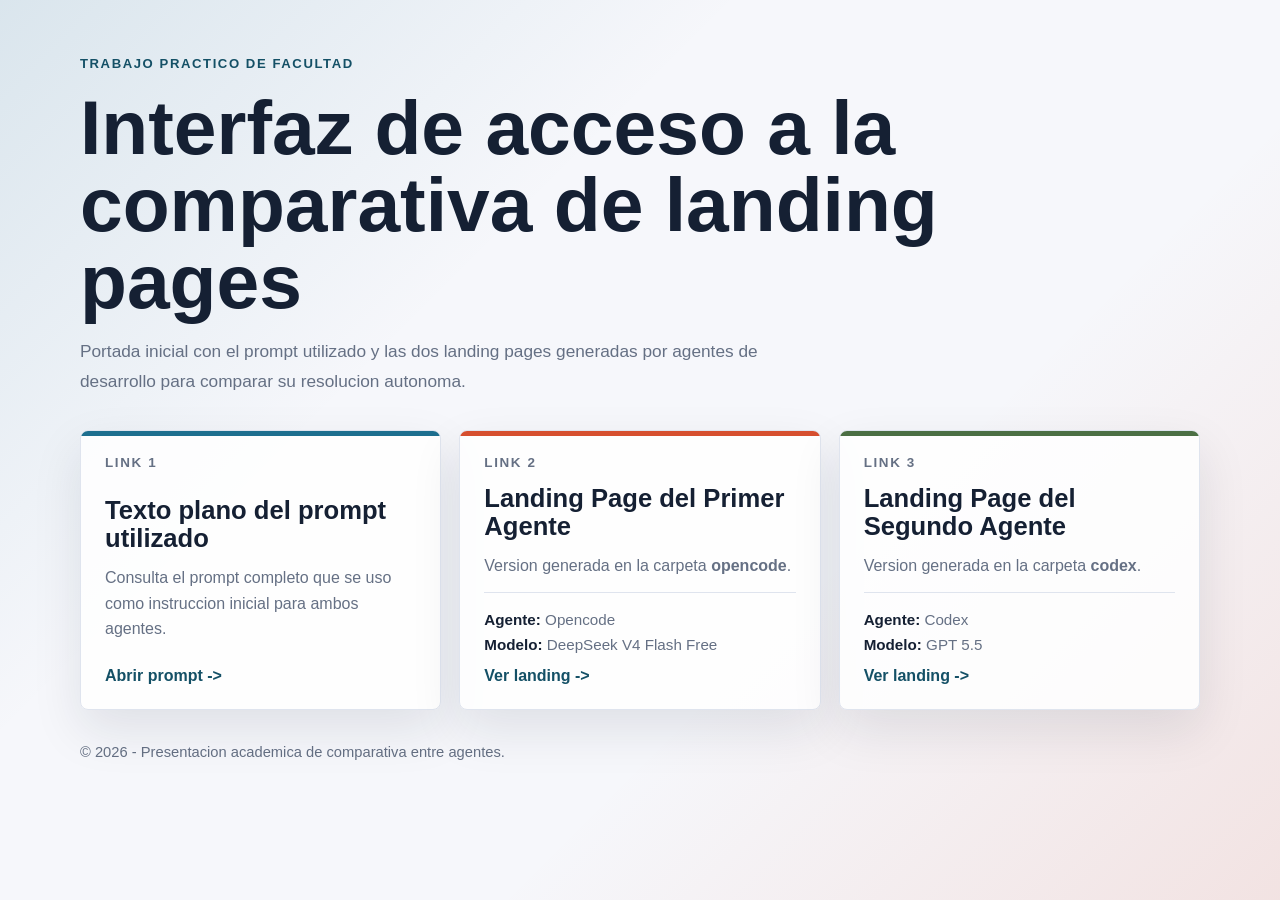
<file: index.html>
<!DOCTYPE html>
<html lang="es">
  <head>
    <meta charset="UTF-8" />
    <meta name="viewport" content="width=device-width, initial-scale=1.0" />
    <meta
      name="description"
      content="Portada de acceso al prompt y a las landing pages generadas por dos agentes."
    />
    <title>Acceso | Comparativa de Agentes</title>
    <link rel="stylesheet" href="styles.css" />
  </head>
  <body>
    <main>
      <section class="hero" aria-labelledby="page-title">
        <p class="eyebrow">Trabajo practico de facultad</p>
        <h1 id="page-title">Interfaz de acceso a la comparativa de landing pages</h1>
        <p class="intro">
          Portada inicial con el prompt utilizado y las dos landing pages generadas por agentes de
          desarrollo para comparar su resolucion autonoma.
        </p>
      </section>

      <section class="access-grid" aria-label="Accesos directos">
        <a class="access-card" href="prompt.html">
          <span class="card-number">Link 1</span>
          <span class="card-copy">
            <h2>Texto plano del prompt utilizado</h2>
            <p>Consulta el prompt completo que se uso como instruccion inicial para ambos agentes.</p>
          </span>
          <span class="card-action">Abrir prompt -></span>
        </a>

        <a class="access-card" href="opencode/index.html">
          <span class="card-number">Link 2</span>
          <span class="card-copy">
            <h2>Landing Page del Primer Agente</h2>
            <p>Version generada en la carpeta <strong>opencode</strong>.</p>
          </span>
          <span class="card-meta">
            <span><strong>Agente:</strong> Opencode</span>
            <span><strong>Modelo:</strong> DeepSeek V4 Flash Free</span>
          </span>
          <span class="card-action">Ver landing -></span>
        </a>

        <a class="access-card" href="codex/index.html">
          <span class="card-number">Link 3</span>
          <span class="card-copy">
            <h2>Landing Page del Segundo Agente</h2>
            <p>Version generada en la carpeta <strong>codex</strong>.</p>
          </span>
          <span class="card-meta">
            <span><strong>Agente:</strong> Codex</span>
            <span><strong>Modelo:</strong> GPT 5.5</span>
          </span>
          <span class="card-action">Ver landing -></span>
        </a>
      </section>

      <footer>
        <p>&copy; 2026 - Presentacion academica de comparativa entre agentes.</p>
      </footer>
    </main>
  </body>
</html>
</file>
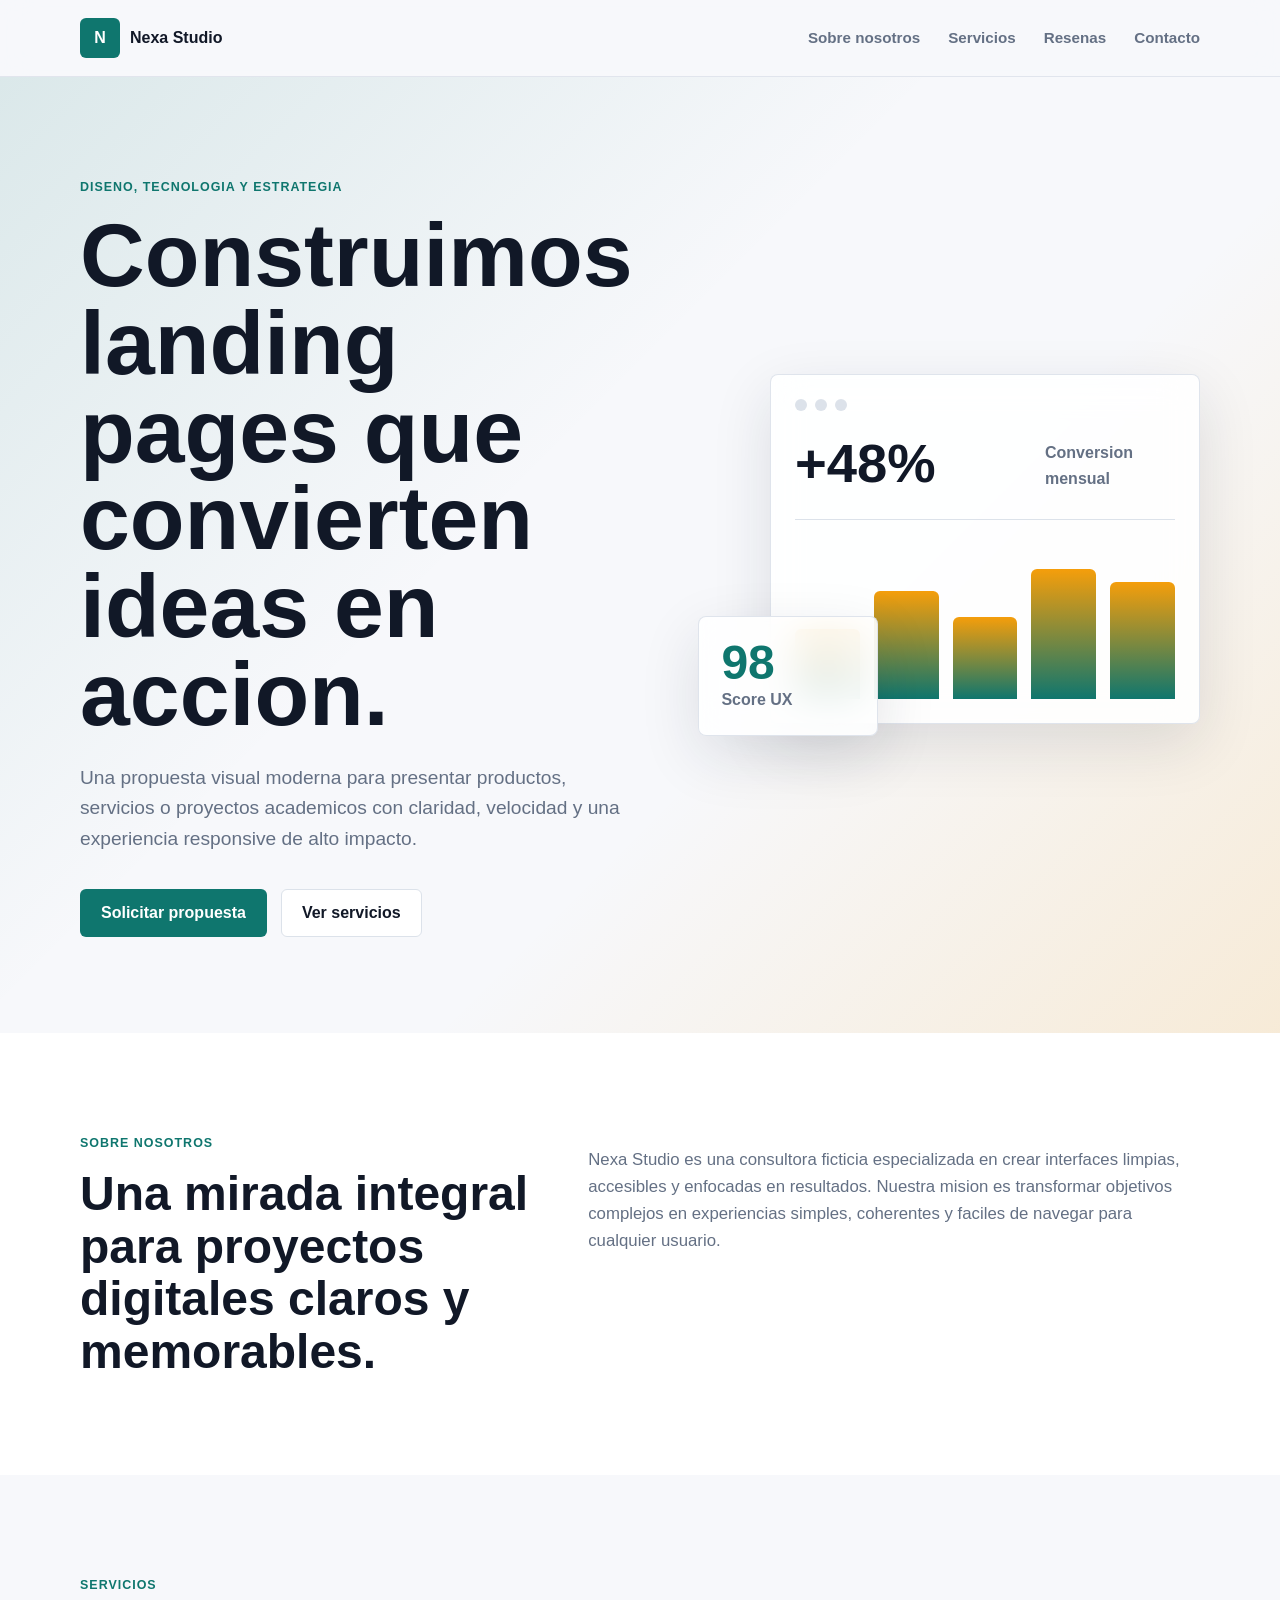
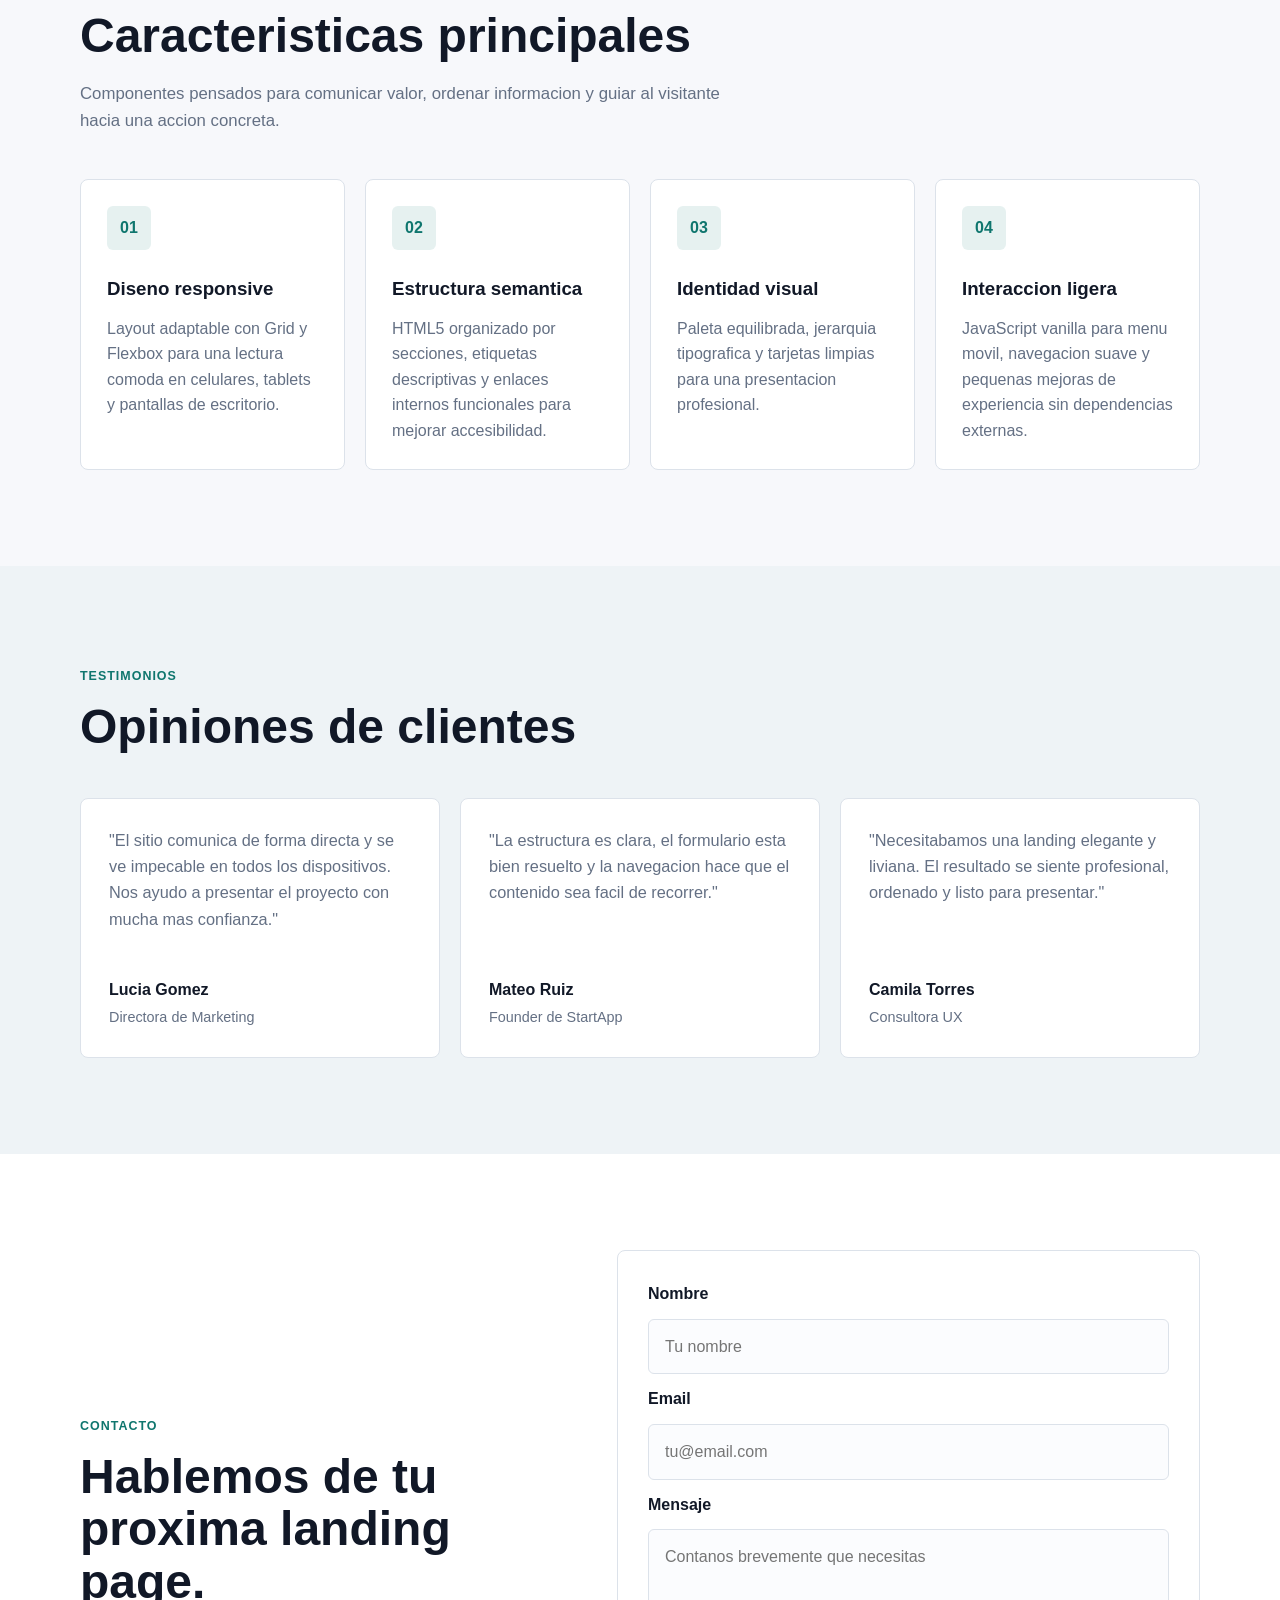
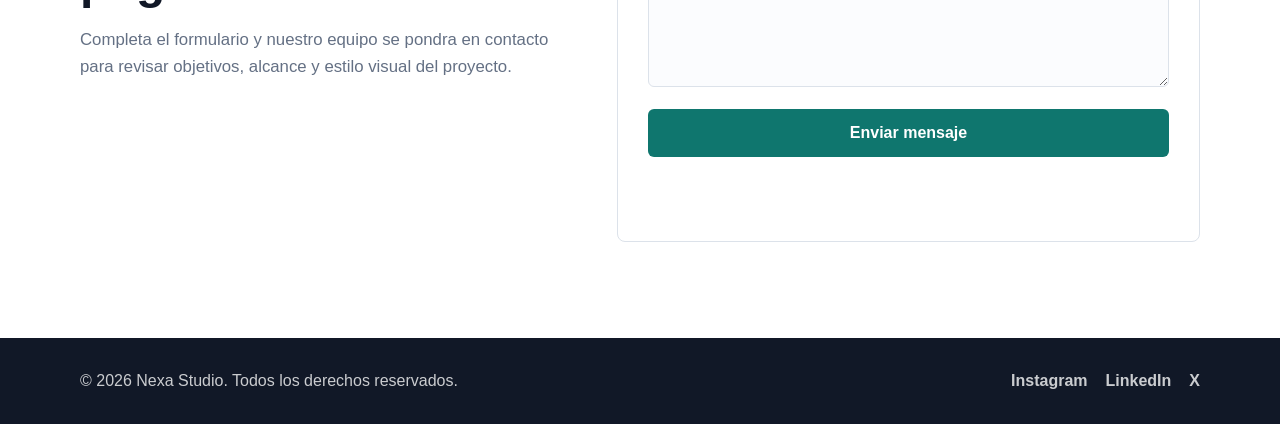
<file: codex/index.html>
<!DOCTYPE html>
<html lang="es">
  <head>
    <meta charset="UTF-8" />
    <meta name="viewport" content="width=device-width, initial-scale=1.0" />
    <meta
      name="description"
      content="Landing page profesional y responsive para una consultora digital ficticia."
    />
    <title>Nexa Studio | Experiencias digitales</title>
    <link rel="stylesheet" href="styles.css" />
  </head>
  <body>
    <header class="site-header" id="inicio">
      <nav class="navbar container" aria-label="Navegacion principal">
        <a class="brand" href="#inicio" aria-label="Ir al inicio">
          <span class="brand__mark">N</span>
          <span class="brand__text">Nexa Studio</span>
        </a>

        <button
          class="nav-toggle"
          type="button"
          aria-label="Abrir menu de navegacion"
          aria-expanded="false"
          aria-controls="primary-menu"
        >
          <span></span>
          <span></span>
          <span></span>
        </button>

        <ul class="nav-menu" id="primary-menu">
          <li><a href="#sobre-nosotros">Sobre nosotros</a></li>
          <li><a href="#servicios">Servicios</a></li>
          <li><a href="#testimonios">Resenas</a></li>
          <li><a href="#contacto">Contacto</a></li>
        </ul>
      </nav>
    </header>

    <main>
      <section class="hero section">
        <div class="container hero__grid">
          <div class="hero__content">
            <span class="section-kicker">Diseno, tecnologia y estrategia</span>
            <h1>Construimos landing pages que convierten ideas en accion.</h1>
            <p>
              Una propuesta visual moderna para presentar productos, servicios
              o proyectos academicos con claridad, velocidad y una experiencia
              responsive de alto impacto.
            </p>
            <div class="hero__actions">
              <a class="button button--primary" href="#contacto">Solicitar propuesta</a>
              <a class="button button--secondary" href="#servicios">Ver servicios</a>
            </div>
          </div>

          <div class="hero__visual" aria-hidden="true">
            <div class="dashboard-card dashboard-card--main">
              <div class="dashboard-card__header">
                <span></span>
                <span></span>
                <span></span>
              </div>
              <div class="metric-row">
                <strong>+48%</strong>
                <span>Conversion mensual</span>
              </div>
              <div class="chart-bars">
                <span style="height: 44%"></span>
                <span style="height: 68%"></span>
                <span style="height: 52%"></span>
                <span style="height: 82%"></span>
                <span style="height: 74%"></span>
              </div>
            </div>
            <div class="dashboard-card dashboard-card--small">
              <strong>98</strong>
              <span>Score UX</span>
            </div>
          </div>
        </div>
      </section>

      <section class="section about" id="sobre-nosotros">
        <div class="container about__grid">
          <div>
            <span class="section-kicker">Sobre nosotros</span>
            <h2>Una mirada integral para proyectos digitales claros y memorables.</h2>
          </div>
          <p>
            Nexa Studio es una consultora ficticia especializada en crear
            interfaces limpias, accesibles y enfocadas en resultados. Nuestra
            mision es transformar objetivos complejos en experiencias simples,
            coherentes y faciles de navegar para cualquier usuario.
          </p>
        </div>
      </section>

      <section class="section services" id="servicios">
        <div class="container">
          <div class="section-heading">
            <span class="section-kicker">Servicios</span>
            <h2>Caracteristicas principales</h2>
            <p>
              Componentes pensados para comunicar valor, ordenar informacion y
              guiar al visitante hacia una accion concreta.
            </p>
          </div>

          <div class="cards-grid">
            <article class="feature-card">
              <div class="feature-card__icon">01</div>
              <h3>Diseno responsive</h3>
              <p>
                Layout adaptable con Grid y Flexbox para una lectura comoda en
                celulares, tablets y pantallas de escritorio.
              </p>
            </article>

            <article class="feature-card">
              <div class="feature-card__icon">02</div>
              <h3>Estructura semantica</h3>
              <p>
                HTML5 organizado por secciones, etiquetas descriptivas y enlaces
                internos funcionales para mejorar accesibilidad.
              </p>
            </article>

            <article class="feature-card">
              <div class="feature-card__icon">03</div>
              <h3>Identidad visual</h3>
              <p>
                Paleta equilibrada, jerarquia tipografica y tarjetas limpias
                para una presentacion profesional.
              </p>
            </article>

            <article class="feature-card">
              <div class="feature-card__icon">04</div>
              <h3>Interaccion ligera</h3>
              <p>
                JavaScript vanilla para menu movil, navegacion suave y pequenas
                mejoras de experiencia sin dependencias externas.
              </p>
            </article>
          </div>
        </div>
      </section>

      <section class="section testimonials" id="testimonios">
        <div class="container">
          <div class="section-heading">
            <span class="section-kicker">Testimonios</span>
            <h2>Opiniones de clientes</h2>
          </div>

          <div class="testimonial-list">
            <article class="testimonial-card">
              <p>
                "El sitio comunica de forma directa y se ve impecable en todos
                los dispositivos. Nos ayudo a presentar el proyecto con mucha
                mas confianza."
              </p>
              <div>
                <strong>Lucia Gomez</strong>
                <span>Directora de Marketing</span>
              </div>
            </article>

            <article class="testimonial-card">
              <p>
                "La estructura es clara, el formulario esta bien resuelto y la
                navegacion hace que el contenido sea facil de recorrer."
              </p>
              <div>
                <strong>Mateo Ruiz</strong>
                <span>Founder de StartApp</span>
              </div>
            </article>

            <article class="testimonial-card">
              <p>
                "Necesitabamos una landing elegante y liviana. El resultado se
                siente profesional, ordenado y listo para presentar."
              </p>
              <div>
                <strong>Camila Torres</strong>
                <span>Consultora UX</span>
              </div>
            </article>
          </div>
        </div>
      </section>

      <section class="section contact" id="contacto">
        <div class="container contact__grid">
          <div class="contact__content">
            <span class="section-kicker">Contacto</span>
            <h2>Hablemos de tu proxima landing page.</h2>
            <p>
              Completa el formulario y nuestro equipo se pondra en contacto para
              revisar objetivos, alcance y estilo visual del proyecto.
            </p>
          </div>

          <form class="contact-form" aria-label="Formulario de contacto">
            <label for="name">Nombre</label>
            <input id="name" name="name" type="text" placeholder="Tu nombre" required />

            <label for="email">Email</label>
            <input id="email" name="email" type="email" placeholder="tu@email.com" required />

            <label for="message">Mensaje</label>
            <textarea
              id="message"
              name="message"
              rows="5"
              placeholder="Contanos brevemente que necesitas"
              required
            ></textarea>

            <button class="button button--primary" type="submit">Enviar mensaje</button>
            <p class="form-status" role="status" aria-live="polite"></p>
          </form>
        </div>
      </section>
    </main>

    <footer class="site-footer">
      <div class="container footer__grid">
        <p>&copy; 2026 Nexa Studio. Todos los derechos reservados.</p>
        <ul class="social-links" aria-label="Redes sociales">
          <li><a href="#" aria-label="Instagram">Instagram</a></li>
          <li><a href="#" aria-label="LinkedIn">LinkedIn</a></li>
          <li><a href="#" aria-label="X">X</a></li>
        </ul>
      </div>
    </footer>

    <script src="script.js"></script>
  </body>
</html>
</file>
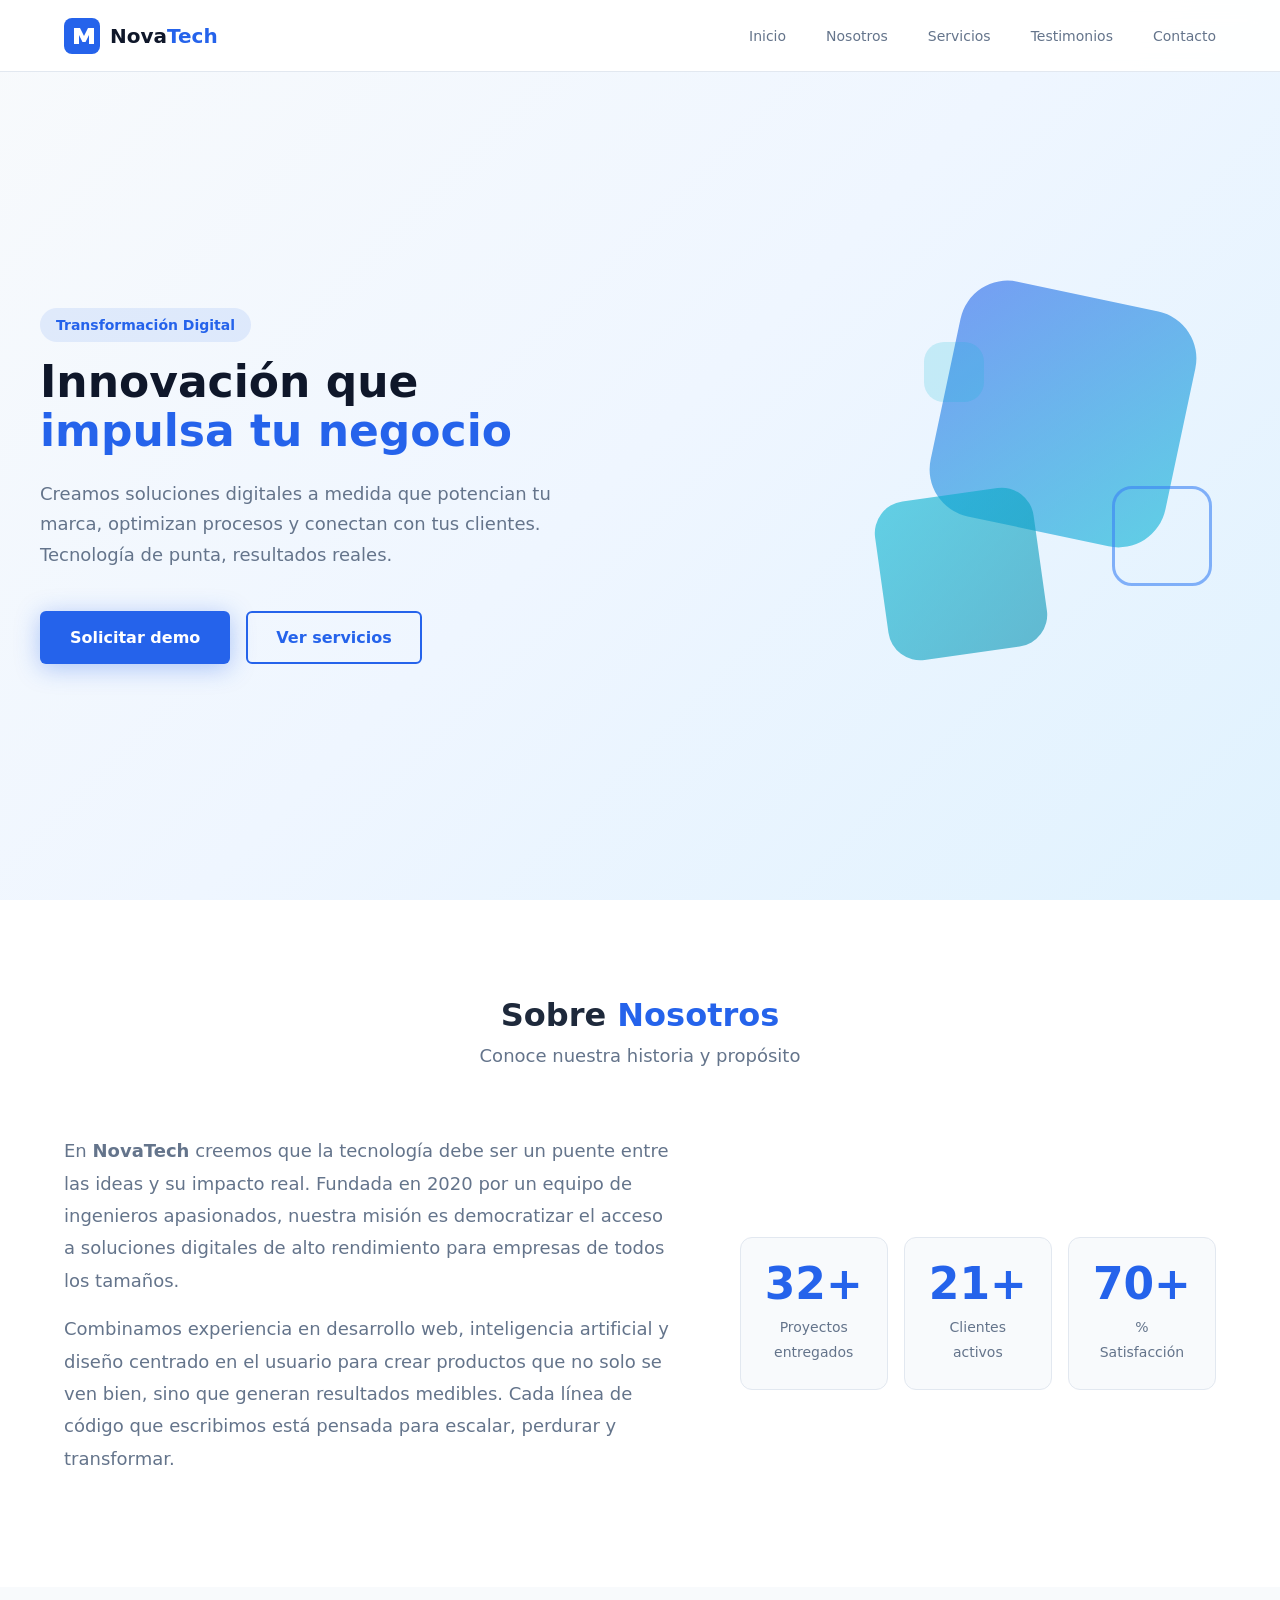
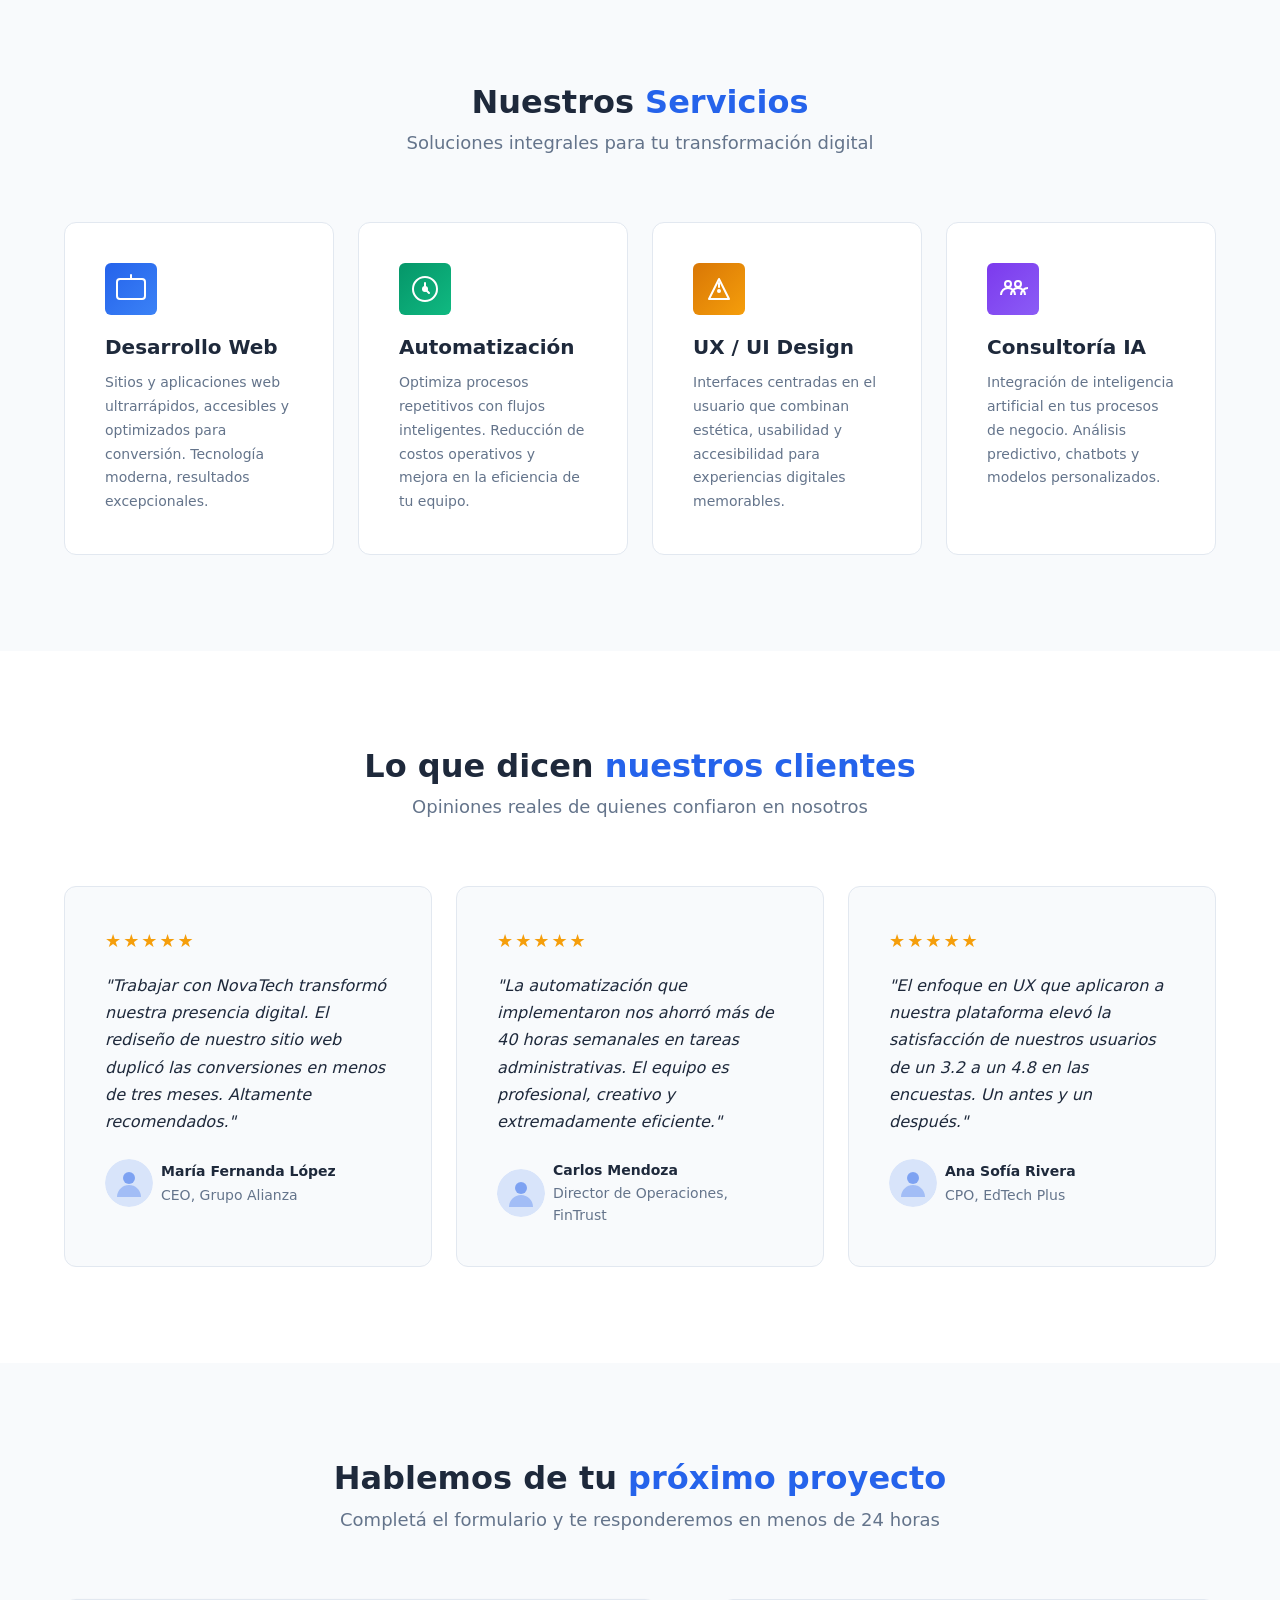
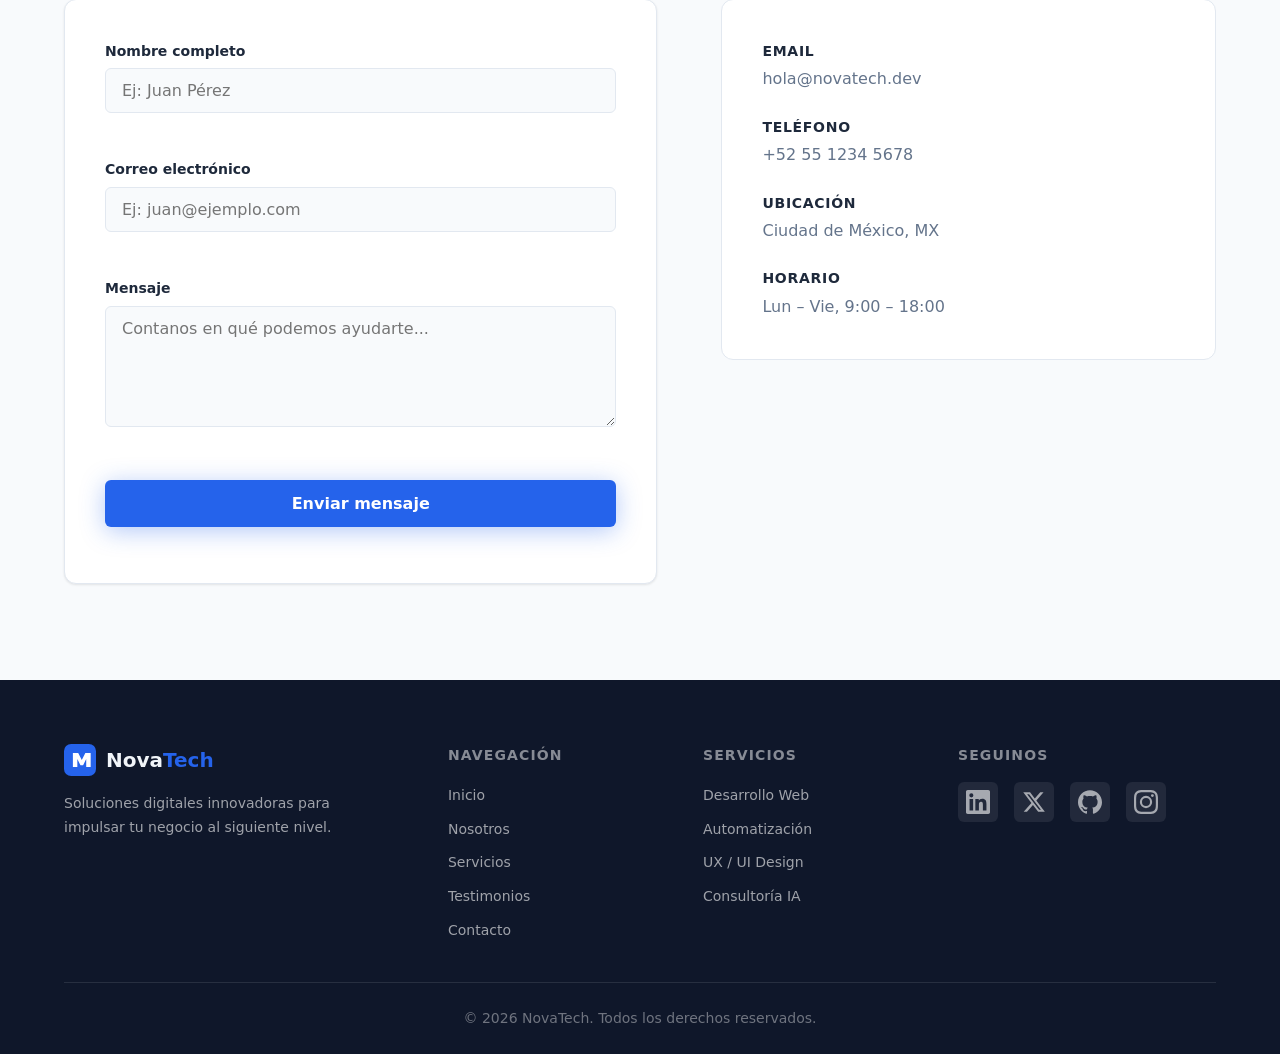
<file: opencode/index.html>
<!DOCTYPE html>
<html lang="es">
<head>
  <meta charset="UTF-8">
  <meta name="viewport" content="width=device-width, initial-scale=1.0">
  <meta name="description" content="NovaTech — Soluciones digitales innovadoras para impulsar tu negocio al siguiente nivel.">
  <title>NovaTech — Innovación Digital</title>
  <link rel="stylesheet" href="styles.css">
</head>
<body>
  <header class="header">
    <div class="container header__inner">
      <a href="#" class="logo" aria-label="NovaTech inicio">
        <svg class="logo__icon" width="36" height="36" viewBox="0 0 36 36" fill="none">
          <rect width="36" height="36" rx="8" fill="#2563eb"/>
          <path d="M10 26V10h6l4 8 4-8h6v16h-5V17l-3.5 7h-3L15 17v9h-5z" fill="#fff"/>
        </svg>
        <span class="logo__text">Nova<span class="logo__accent">Tech</span></span>
      </a>

      <nav class="nav" id="nav" aria-label="Navegación principal">
        <ul class="nav__list">
          <li><a href="#hero" class="nav__link">Inicio</a></li>
          <li><a href="#about" class="nav__link">Nosotros</a></li>
          <li><a href="#services" class="nav__link">Servicios</a></li>
          <li><a href="#testimonials" class="nav__link">Testimonios</a></li>
          <li><a href="#contact" class="nav__link">Contacto</a></li>
        </ul>
      </nav>

      <button class="hamburger" id="hamburger" aria-label="Abrir menú" aria-expanded="false">
        <span class="hamburger__line"></span>
        <span class="hamburger__line"></span>
        <span class="hamburger__line"></span>
      </button>
    </div>
  </header>

  <main>
    <section class="hero" id="hero">
      <div class="container hero__grid">
        <div class="hero__content">
          <p class="hero__badge">Transformación Digital</p>
          <h1 class="hero__title">Innovación que<br><span class="text-accent">impulsa tu negocio</span></h1>
          <p class="hero__description">
            Creamos soluciones digitales a medida que potencian tu marca, optimizan procesos y conectan
            con tus clientes. Tecnología de punta, resultados reales.
          </p>
          <div class="hero__actions">
            <a href="#contact" class="btn btn--primary">Solicitar demo</a>
            <a href="#services" class="btn btn--outline">Ver servicios</a>
          </div>
        </div>
        <div class="hero__visual" aria-hidden="true">
          <div class="hero__shape hero__shape--1"></div>
          <div class="hero__shape hero__shape--2"></div>
          <div class="hero__shape hero__shape--3"></div>
          <div class="hero__shape hero__shape--4"></div>
        </div>
      </div>
    </section>

    <section class="about" id="about">
      <div class="container">
        <div class="section-header">
          <h2 class="section-header__title">Sobre <span class="text-accent">Nosotros</span></h2>
          <p class="section-header__subtitle">Conoce nuestra historia y propósito</p>
        </div>
        <div class="about__grid">
          <div class="about__text">
            <p>
              En <strong>NovaTech</strong> creemos que la tecnología debe ser un puente entre las ideas y
              su impacto real. Fundada en 2020 por un equipo de ingenieros apasionados, nuestra misión es
              democratizar el acceso a soluciones digitales de alto rendimiento para empresas de todos los
              tamaños.
            </p>
            <p>
              Combinamos experiencia en desarrollo web, inteligencia artificial y diseño centrado en el
              usuario para crear productos que no solo se ven bien, sino que generan resultados
              medibles. Cada línea de código que escribimos está pensada para escalar, perdurar y
              transformar.
            </p>
          </div>
          <ul class="about__stats">
            <li class="about__stat">
              <span class="about__stat-number" data-target="45">0</span>
              <span class="about__stat-label">Proyectos entregados</span>
            </li>
            <li class="about__stat">
              <span class="about__stat-number" data-target="30">0</span>
              <span class="about__stat-label">Clientes activos</span>
            </li>
            <li class="about__stat">
              <span class="about__stat-number" data-target="98">0</span>
              <span class="about__stat-label">% Satisfacción</span>
            </li>
          </ul>
        </div>
      </div>
    </section>

    <section class="services" id="services">
      <div class="container">
        <div class="section-header">
          <h2 class="section-header__title">Nuestros <span class="text-accent">Servicios</span></h2>
          <p class="section-header__subtitle">Soluciones integrales para tu transformación digital</p>
        </div>
        <div class="services__grid">
          <article class="card">
            <div class="card__icon card__icon--1" aria-hidden="true">
              <svg width="32" height="32" viewBox="0 0 32 32" fill="none">
                <rect x="2" y="6" width="28" height="20" rx="3" stroke="currentColor" stroke-width="2" fill="none"/>
                <line x1="12" y1="26" x2="20" y2="26" stroke="currentColor" stroke-width="2" stroke-linecap="round"/>
                <line x1="16" y1="6" x2="16" y2="2" stroke="currentColor" stroke-width="2" stroke-linecap="round"/>
              </svg>
            </div>
            <h3 class="card__title">Desarrollo Web</h3>
            <p class="card__text">
              Sitios y aplicaciones web ultrarrápidos, accesibles y optimizados para conversión.
              Tecnología moderna, resultados excepcionales.
            </p>
          </article>
          <article class="card">
            <div class="card__icon card__icon--2" aria-hidden="true">
              <svg width="32" height="32" viewBox="0 0 32 32" fill="none">
                <circle cx="16" cy="16" r="12" stroke="currentColor" stroke-width="2" fill="none"/>
                <path d="M16 10v6l4 4" stroke="currentColor" stroke-width="2" stroke-linecap="round"/>
                <circle cx="16" cy="16" r="3" fill="currentColor"/>
              </svg>
            </div>
            <h3 class="card__title">Automatización</h3>
            <p class="card__text">
              Optimiza procesos repetitivos con flujos inteligentes. Reducción de costos operativos
              y mejora en la eficiencia de tu equipo.
            </p>
          </article>
          <article class="card">
            <div class="card__icon card__icon--3" aria-hidden="true">
              <svg width="32" height="32" viewBox="0 0 32 32" fill="none">
                <path d="M6 26L16 6l10 20H6z" stroke="currentColor" stroke-width="2" stroke-linejoin="round" fill="none"/>
                <circle cx="16" cy="18" r="2" fill="currentColor"/>
                <line x1="16" y1="14" x2="16" y2="10" stroke="currentColor" stroke-width="2" stroke-linecap="round"/>
              </svg>
            </div>
            <h3 class="card__title">UX / UI Design</h3>
            <p class="card__text">
              Interfaces centradas en el usuario que combinan estética, usabilidad y accesibilidad
              para experiencias digitales memorables.
            </p>
          </article>
          <article class="card">
            <div class="card__icon card__icon--4" aria-hidden="true">
              <svg width="32" height="32" viewBox="0 0 32 32" fill="none">
                <path d="M4 22c0-4 3-7 7-7s7 3 7 7" stroke="currentColor" stroke-width="2" fill="none"/>
                <path d="M14 22c0-4 3-7 7-7s7 3 7 7" stroke="currentColor" stroke-width="2" fill="none"/>
                <path d="M24 22c0-4 3-7 7-7" stroke="currentColor" stroke-width="2" fill="none"/>
                <circle cx="11" cy="11" r="3" stroke="currentColor" stroke-width="2" fill="none"/>
                <circle cx="21" cy="11" r="3" stroke="currentColor" stroke-width="2" fill="none"/>
              </svg>
            </div>
            <h3 class="card__title">Consultoría IA</h3>
            <p class="card__text">
              Integración de inteligencia artificial en tus procesos de negocio. Análisis predictivo,
              chatbots y modelos personalizados.
            </p>
          </article>
        </div>
      </div>
    </section>

    <section class="testimonials" id="testimonials">
      <div class="container">
        <div class="section-header">
          <h2 class="section-header__title">Lo que dicen <span class="text-accent">nuestros clientes</span></h2>
          <p class="section-header__subtitle">Opiniones reales de quienes confiaron en nosotros</p>
        </div>
        <div class="testimonials__grid">
          <blockquote class="testimonial">
            <div class="testimonial__stars" aria-label="5 de 5 estrellas">
              <span>★</span><span>★</span><span>★</span><span>★</span><span>★</span>
            </div>
            <p class="testimonial__text">
              "Trabajar con NovaTech transformó nuestra presencia digital. El rediseño de nuestro sitio
              web duplicó las conversiones en menos de tres meses. Altamente recomendados."
            </p>
            <footer class="testimonial__author">
              <img src="data:image/svg+xml,%3Csvg xmlns='http://www.w3.org/2000/svg' width='48' height='48' viewBox='0 0 48 48'%3E%3Ccircle cx='24' cy='24' r='24' fill='%232563eb' opacity='0.15'/%3E%3Ccircle cx='24' cy='19' r='6' fill='%232563eb' opacity='0.5'/%3E%3Cpath d='M12 38c0-6.627 5.373-12 12-12s12 5.373 12 12' fill='%232563eb' opacity='0.3'/%3E%3C/svg%3E"
                   alt="" class="testimonial__avatar" width="48" height="48">
              <cite class="testimonial__name">María Fernanda López</cite>
              <span class="testimonial__role">CEO, Grupo Alianza</span>
            </footer>
          </blockquote>
          <blockquote class="testimonial">
            <div class="testimonial__stars" aria-label="5 de 5 estrellas">
              <span>★</span><span>★</span><span>★</span><span>★</span><span>★</span>
            </div>
            <p class="testimonial__text">
              "La automatización que implementaron nos ahorró más de 40 horas semanales en tareas
              administrativas. El equipo es profesional, creativo y extremadamente eficiente."
            </p>
            <footer class="testimonial__author">
              <img src="data:image/svg+xml,%3Csvg xmlns='http://www.w3.org/2000/svg' width='48' height='48' viewBox='0 0 48 48'%3E%3Ccircle cx='24' cy='24' r='24' fill='%232563eb' opacity='0.15'/%3E%3Ccircle cx='24' cy='19' r='6' fill='%232563eb' opacity='0.5'/%3E%3Cpath d='M12 38c0-6.627 5.373-12 12-12s12 5.373 12 12' fill='%232563eb' opacity='0.3'/%3E%3C/svg%3E"
                   alt="" class="testimonial__avatar" width="48" height="48">
              <cite class="testimonial__name">Carlos Mendoza</cite>
              <span class="testimonial__role">Director de Operaciones, FinTrust</span>
            </footer>
          </blockquote>
          <blockquote class="testimonial">
            <div class="testimonial__stars" aria-label="5 de 5 estrellas">
              <span>★</span><span>★</span><span>★</span><span>★</span><span>★</span>
            </div>
            <p class="testimonial__text">
              "El enfoque en UX que aplicaron a nuestra plataforma elevó la satisfacción de nuestros
              usuarios de un 3.2 a un 4.8 en las encuestas. Un antes y un después."
            </p>
            <footer class="testimonial__author">
              <img src="data:image/svg+xml,%3Csvg xmlns='http://www.w3.org/2000/svg' width='48' height='48' viewBox='0 0 48 48'%3E%3Ccircle cx='24' cy='24' r='24' fill='%232563eb' opacity='0.15'/%3E%3Ccircle cx='24' cy='19' r='6' fill='%232563eb' opacity='0.5'/%3E%3Cpath d='M12 38c0-6.627 5.373-12 12-12s12 5.373 12 12' fill='%232563eb' opacity='0.3'/%3E%3C/svg%3E"
                   alt="" class="testimonial__avatar" width="48" height="48">
              <cite class="testimonial__name">Ana Sofía Rivera</cite>
              <span class="testimonial__role">CPO, EdTech Plus</span>
            </footer>
          </blockquote>
        </div>
      </div>
    </section>

    <section class="contact" id="contact">
      <div class="container">
        <div class="section-header">
          <h2 class="section-header__title">Hablemos de tu <span class="text-accent">próximo proyecto</span></h2>
          <p class="section-header__subtitle">Completá el formulario y te responderemos en menos de 24 horas</p>
        </div>
        <div class="contact__grid">
          <form class="contact__form" id="contactForm" novalidate>
            <div class="form-group">
              <label for="name" class="form-label">Nombre completo</label>
              <input type="text" id="name" name="name" class="form-input" placeholder="Ej: Juan Pérez" required autocomplete="name">
              <span class="form-error" id="nameError"></span>
            </div>
            <div class="form-group">
              <label for="email" class="form-label">Correo electrónico</label>
              <input type="email" id="email" name="email" class="form-input" placeholder="Ej: juan@ejemplo.com" required autocomplete="email">
              <span class="form-error" id="emailError"></span>
            </div>
            <div class="form-group">
              <label for="message" class="form-label">Mensaje</label>
              <textarea id="message" name="message" class="form-input form-input--textarea" placeholder="Contanos en qué podemos ayudarte..." rows="5" required></textarea>
              <span class="form-error" id="messageError"></span>
            </div>
            <button type="submit" class="btn btn--primary btn--full">Enviar mensaje</button>
            <p class="contact__disclaimer" id="formFeedback" aria-live="polite"></p>
          </form>
          <div class="contact__info">
            <div class="contact__info-item">
              <span class="contact__info-label">Email</span>
              <a href="mailto:hola@novatech.dev" class="contact__info-value">hola@novatech.dev</a>
            </div>
            <div class="contact__info-item">
              <span class="contact__info-label">Teléfono</span>
              <a href="tel:+525512345678" class="contact__info-value">+52 55 1234 5678</a>
            </div>
            <div class="contact__info-item">
              <span class="contact__info-label">Ubicación</span>
              <span class="contact__info-value">Ciudad de México, MX</span>
            </div>
            <div class="contact__info-item">
              <span class="contact__info-label">Horario</span>
              <span class="contact__info-value">Lun – Vie, 9:00 – 18:00</span>
            </div>
          </div>
        </div>
      </div>
    </section>
  </main>

  <footer class="footer">
    <div class="container">
      <div class="footer__grid">
        <div class="footer__brand">
          <a href="#" class="logo logo--footer" aria-label="NovaTech inicio">
            <svg class="logo__icon" width="32" height="32" viewBox="0 0 36 36" fill="none">
              <rect width="36" height="36" rx="8" fill="#2563eb"/>
              <path d="M10 26V10h6l4 8 4-8h6v16h-5V17l-3.5 7h-3L15 17v9h-5z" fill="#fff"/>
            </svg>
            <span class="logo__text">Nova<span class="logo__accent">Tech</span></span>
          </a>
          <p class="footer__description">
            Soluciones digitales innovadoras para impulsar tu negocio al siguiente nivel.
          </p>
        </div>
        <div class="footer__links">
          <h3 class="footer__heading">Navegación</h3>
          <ul>
            <li><a href="#hero">Inicio</a></li>
            <li><a href="#about">Nosotros</a></li>
            <li><a href="#services">Servicios</a></li>
            <li><a href="#testimonials">Testimonios</a></li>
            <li><a href="#contact">Contacto</a></li>
          </ul>
        </div>
        <div class="footer__links">
          <h3 class="footer__heading">Servicios</h3>
          <ul>
            <li><a href="#services">Desarrollo Web</a></li>
            <li><a href="#services">Automatización</a></li>
            <li><a href="#services">UX / UI Design</a></li>
            <li><a href="#services">Consultoría IA</a></li>
          </ul>
        </div>
        <div class="footer__social">
          <h3 class="footer__heading">Seguinos</h3>
          <div class="footer__social-icons">
            <a href="#" class="social-link" aria-label="LinkedIn">
              <svg width="24" height="24" viewBox="0 0 24 24" fill="currentColor"><path d="M20.447 20.452h-3.554v-5.569c0-1.328-.027-3.037-1.852-3.037-1.853 0-2.136 1.445-2.136 2.939v5.667H9.351V9h3.414v1.561h.046c.477-.9 1.637-1.85 3.37-1.85 3.601 0 4.267 2.37 4.267 5.455v6.286zM5.337 7.433a2.062 2.062 0 01-2.063-2.065 2.064 2.064 0 112.063 2.065zm1.782 13.019H3.555V9h3.564v11.452zM22.225 0H1.771C.792 0 0 .774 0 1.729v20.542C0 23.227.792 24 1.771 24h20.451C23.2 24 24 23.227 24 22.271V1.729C24 .774 23.2 0 22.222 0h.003z"/></svg>
            </a>
            <a href="#" class="social-link" aria-label="Twitter">
              <svg width="24" height="24" viewBox="0 0 24 24" fill="currentColor"><path d="M18.244 2.25h3.308l-7.227 8.26 8.502 11.24H16.17l-5.214-6.817L4.99 21.75H1.68l7.73-8.835L1.254 2.25H8.08l4.713 6.231zm-1.161 17.52h1.833L7.084 4.126H5.117z"/></svg>
            </a>
            <a href="#" class="social-link" aria-label="GitHub">
              <svg width="24" height="24" viewBox="0 0 24 24" fill="currentColor"><path d="M12 .297c-6.63 0-12 5.373-12 12 0 5.303 3.438 9.8 8.205 11.385.6.113.82-.258.82-.577 0-.285-.01-1.04-.015-2.04-3.338.724-4.042-1.61-4.042-1.61C4.422 18.07 3.633 17.7 3.633 17.7c-1.087-.744.084-.729.084-.729 1.205.084 1.838 1.236 1.838 1.236 1.07 1.835 2.809 1.305 3.495.998.108-.776.417-1.305.76-1.605-2.665-.3-5.466-1.332-5.466-5.93 0-1.31.465-2.38 1.235-3.22-.135-.303-.54-1.523.105-3.176 0 0 1.005-.322 3.3 1.23.96-.267 1.98-.399 3-.405 1.02.006 2.04.138 3 .405 2.28-1.552 3.285-1.23 3.285-1.23.645 1.653.24 2.873.12 3.176.765.84 1.23 1.91 1.23 3.22 0 4.61-2.805 5.625-5.475 5.92.42.36.81 1.096.81 2.22 0 1.606-.015 2.896-.015 3.286 0 .315.21.69.825.57C20.565 22.092 24 17.592 24 12.297c0-6.627-5.373-12-12-12"/></svg>
            </a>
            <a href="#" class="social-link" aria-label="Instagram">
              <svg width="24" height="24" viewBox="0 0 24 24" fill="currentColor"><path d="M12 2.163c3.204 0 3.584.012 4.85.07 3.252.148 4.771 1.691 4.919 4.919.058 1.265.069 1.645.069 4.849 0 3.205-.012 3.584-.069 4.849-.149 3.225-1.664 4.771-4.919 4.919-1.266.058-1.644.07-4.85.07-3.204 0-3.584-.012-4.849-.07-3.26-.149-4.771-1.699-4.919-4.92-.058-1.265-.07-1.644-.07-4.849 0-3.204.013-3.583.07-4.849.149-3.227 1.664-4.771 4.919-4.919 1.266-.057 1.645-.069 4.849-.069zM12 0C8.741 0 8.333.014 7.053.072 2.695.272.273 2.69.073 7.052.014 8.333 0 8.741 0 12c0 3.259.014 3.668.072 4.948.2 4.358 2.618 6.78 6.98 6.98C8.333 23.986 8.741 24 12 24c3.259 0 3.668-.014 4.948-.072 4.354-.2 6.782-2.618 6.979-6.98.059-1.28.073-1.689.073-4.948 0-3.259-.014-3.667-.072-4.947-.196-4.354-2.617-6.78-6.979-6.98C15.668.014 15.259 0 12 0zm0 5.838a6.162 6.162 0 100 12.324 6.162 6.162 0 000-12.324zM12 16a4 4 0 110-8 4 4 0 010 8zm6.406-11.845a1.44 1.44 0 100 2.881 1.44 1.44 0 000-2.881z"/></svg>
            </a>
          </div>
        </div>
      </div>
      <div class="footer__bottom">
        <p>&copy; 2026 NovaTech. Todos los derechos reservados.</p>
      </div>
    </div>
  </footer>

  <script src="script.js"></script>
</body>
</html>
</file>
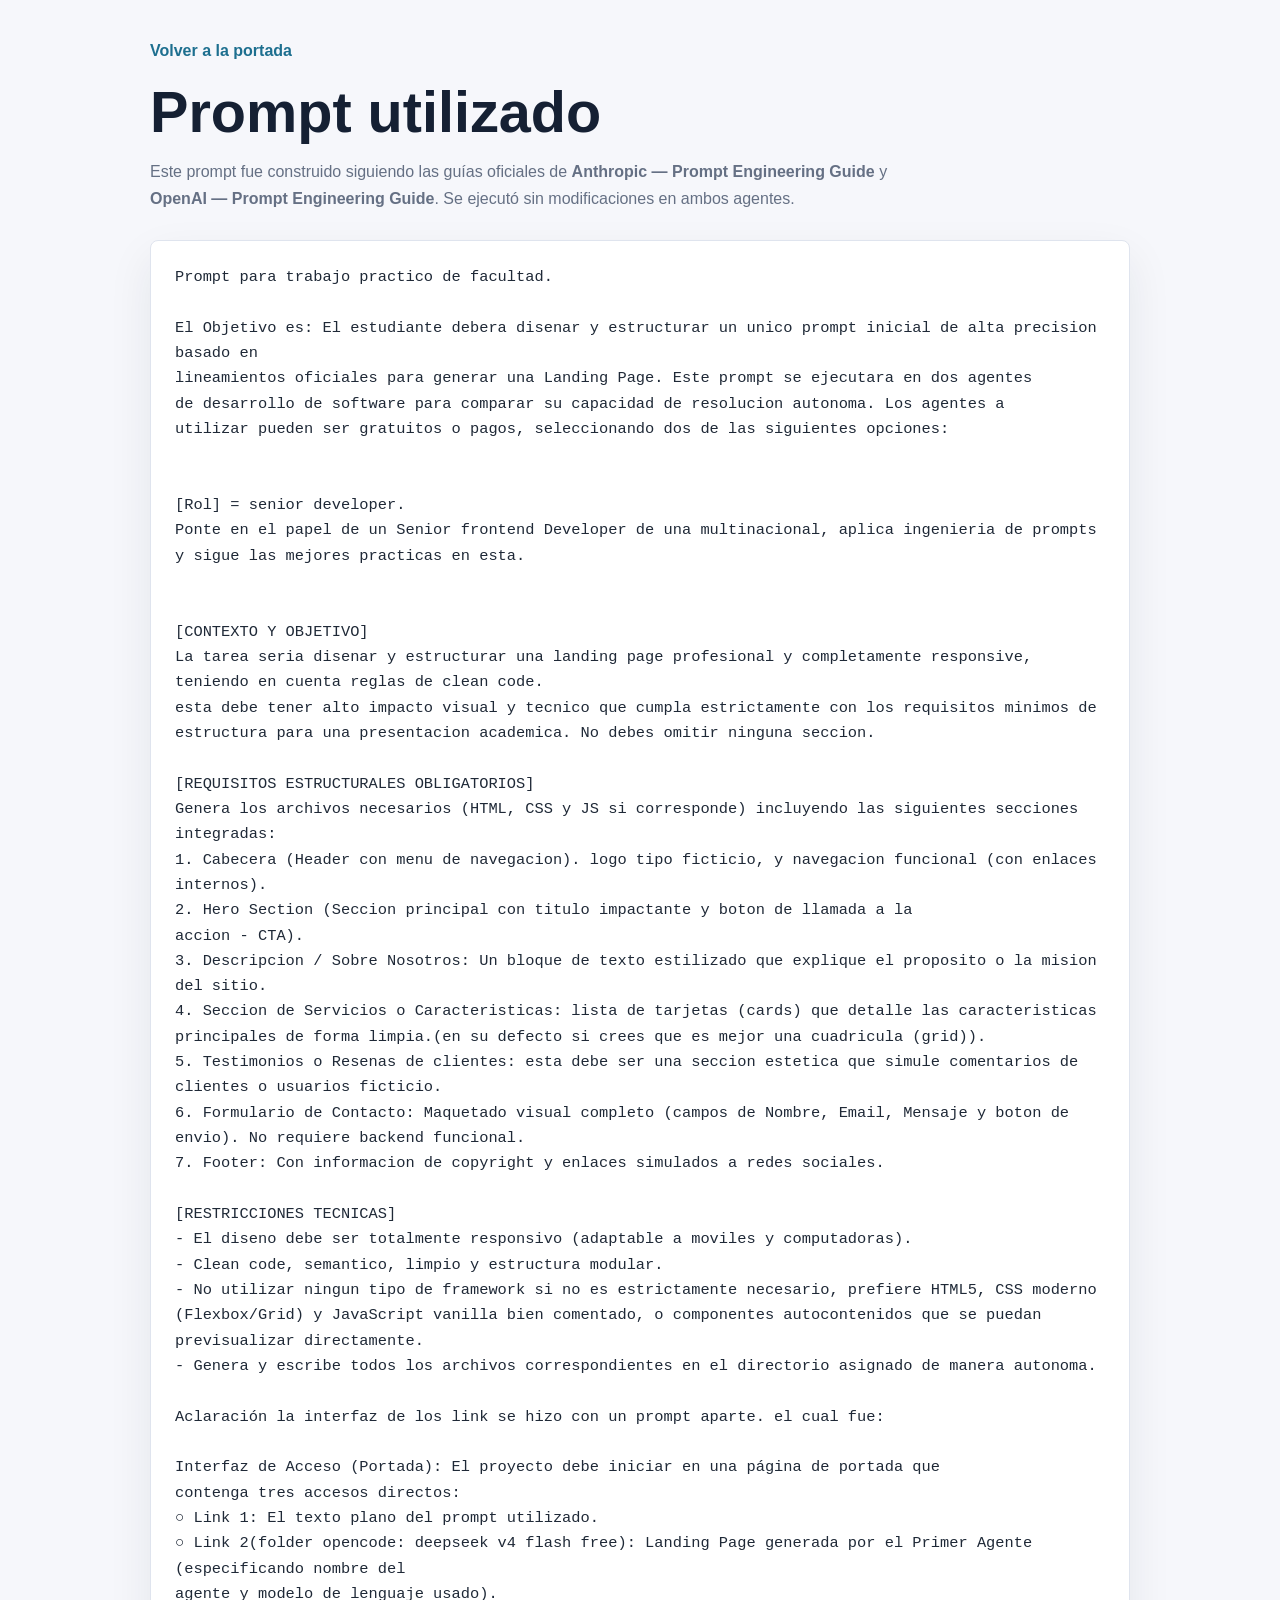
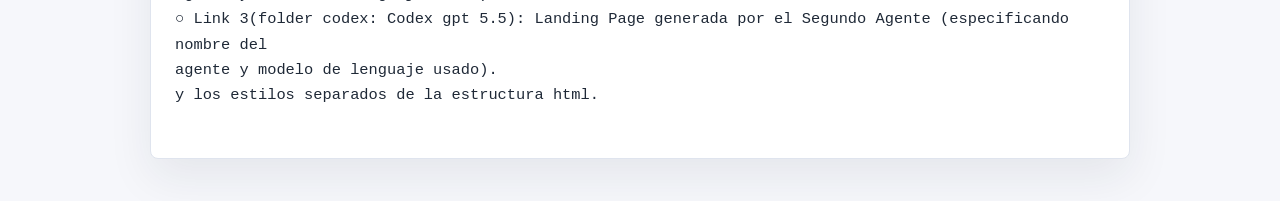
<file: prompt.html>
<!DOCTYPE html>
<html lang="es">
  <head>
    <meta charset="UTF-8" />
    <meta name="viewport" content="width=device-width, initial-scale=1.0" />
    <title>Prompt utilizado</title>
    <link rel="stylesheet" href="prompt.css" />
  </head>
  <body>
    <main>
      <a href="index.html">Volver a la portada</a>
      <h1>Prompt utilizado</h1>
      <p>
        Este prompt fue construido siguiendo las guías oficiales de
        <strong>Anthropic — Prompt Engineering Guide</strong> y
        <strong>OpenAI — Prompt Engineering Guide</strong>.
        Se ejecutó sin modificaciones en ambos agentes.
      </p>
      <pre>Prompt para trabajo practico de facultad.

El Objetivo es: El estudiante debera disenar y estructurar un unico prompt inicial de alta precision basado en
lineamientos oficiales para generar una Landing Page. Este prompt se ejecutara en dos agentes
de desarrollo de software para comparar su capacidad de resolucion autonoma. Los agentes a
utilizar pueden ser gratuitos o pagos, seleccionando dos de las siguientes opciones:


[Rol] = senior developer.
Ponte en el papel de un Senior frontend Developer de una multinacional, aplica ingenieria de prompts y sigue las mejores practicas en esta.


[CONTEXTO Y OBJETIVO]
La tarea seria disenar y estructurar una landing page profesional y completamente responsive, teniendo en cuenta reglas de clean code.
esta debe tener alto impacto visual y tecnico que cumpla estrictamente con los requisitos minimos de estructura para una presentacion academica. No debes omitir ninguna seccion.

[REQUISITOS ESTRUCTURALES OBLIGATORIOS]
Genera los archivos necesarios (HTML, CSS y JS si corresponde) incluyendo las siguientes secciones integradas:
1. Cabecera (Header con menu de navegacion). logo tipo ficticio, y navegacion funcional (con enlaces internos).
2. Hero Section (Seccion principal con titulo impactante y boton de llamada a la
accion - CTA).
3. Descripcion / Sobre Nosotros: Un bloque de texto estilizado que explique el proposito o la mision del sitio.
4. Seccion de Servicios o Caracteristicas: lista de tarjetas (cards) que detalle las caracteristicas principales de forma limpia.(en su defecto si crees que es mejor una cuadricula (grid)).
5. Testimonios o Resenas de clientes: esta debe ser una seccion estetica que simule comentarios de clientes o usuarios ficticio.
6. Formulario de Contacto: Maquetado visual completo (campos de Nombre, Email, Mensaje y boton de envio). No requiere backend funcional.
7. Footer: Con informacion de copyright y enlaces simulados a redes sociales.

[RESTRICCIONES TECNICAS]
- El diseno debe ser totalmente responsivo (adaptable a moviles y computadoras).
- Clean code, semantico, limpio y estructura modular.
- No utilizar ningun tipo de framework si no es estrictamente necesario, prefiere HTML5, CSS moderno (Flexbox/Grid) y JavaScript vanilla bien comentado, o componentes autocontenidos que se puedan previsualizar directamente.
- Genera y escribe todos los archivos correspondientes en el directorio asignado de manera autonoma.

Aclaración la interfaz de los link se hizo con un prompt aparte. el cual fue:

Interfaz de Acceso (Portada): El proyecto debe iniciar en una página de portada que
contenga tres accesos directos:
○ Link 1: El texto plano del prompt utilizado. 
○ Link 2(folder opencode: deepseek v4 flash free): Landing Page generada por el Primer Agente (especificando nombre del 
agente y modelo de lenguaje usado).
○ Link 3(folder codex: Codex gpt 5.5): Landing Page generada por el Segundo Agente (especificando nombre del
agente y modelo de lenguaje usado).
y los estilos separados de la estructura html.
      </pre>
    </main>
  </body>
</html>
</file>
<file: styles.css>
:root {
  --bg: #f6f7fb;
  --surface: #ffffff;
  --ink: #152033;
  --muted: #657084;
  --line: #dfe4ee;
  --primary: #1d6f8f;
  --primary-dark: #145066;
  --accent: #d64f2f;
  --shadow: 0 20px 50px rgba(21, 32, 51, 0.1);
}

* {
  box-sizing: border-box;
}

body {
  margin: 0;
  min-height: 100vh;
  font-family: Inter, "Segoe UI", Arial, sans-serif;
  color: var(--ink);
  background:
    linear-gradient(135deg, rgba(29, 111, 143, 0.13), transparent 34%),
    linear-gradient(315deg, rgba(214, 79, 47, 0.12), transparent 36%),
    var(--bg);
}

main {
  width: min(1120px, calc(100% - 32px));
  margin: 0 auto;
  padding: 56px 0;
}

.hero {
  display: grid;
  gap: 18px;
  margin-bottom: 34px;
}

.eyebrow {
  margin: 0;
  color: var(--primary-dark);
  font-size: 0.82rem;
  font-weight: 800;
  letter-spacing: 0.12em;
  text-transform: uppercase;
}

h1 {
  max-width: 860px;
  margin: 0;
  font-size: clamp(2.3rem, 6vw, 4.8rem);
  line-height: 1;
  letter-spacing: 0;
}

.intro {
  max-width: 720px;
  margin: 0;
  color: var(--muted);
  font-size: 1.08rem;
  line-height: 1.7;
}

.access-grid {
  display: grid;
  grid-template-columns: repeat(3, minmax(0, 1fr));
  gap: 18px;
}

.access-card {
  position: relative;
  display: flex;
  min-height: 280px;
  flex-direction: column;
  justify-content: space-between;
  padding: 24px;
  overflow: hidden;
  color: inherit;
  text-decoration: none;
  background: rgba(255, 255, 255, 0.86);
  border: 1px solid var(--line);
  border-radius: 8px;
  box-shadow: var(--shadow);
  transition:
    transform 180ms ease,
    border-color 180ms ease,
    box-shadow 180ms ease;
}

.access-card::before {
  content: "";
  position: absolute;
  inset: 0 0 auto;
  height: 5px;
  background: var(--primary);
}

.access-card:nth-child(2)::before {
  background: var(--accent);
}

.access-card:nth-child(3)::before {
  background: #4b6f44;
}

.access-card:hover,
.access-card:focus-visible {
  transform: translateY(-4px);
  border-color: rgba(29, 111, 143, 0.42);
  box-shadow: 0 26px 60px rgba(21, 32, 51, 0.16);
  outline: none;
}

.card-number {
  color: var(--muted);
  font-size: 0.84rem;
  font-weight: 800;
  letter-spacing: 0.12em;
  text-transform: uppercase;
}

.card-copy {
  display: grid;
  gap: 12px;
}

h2 {
  margin: 0;
  font-size: clamp(1.35rem, 2vw, 1.85rem);
  line-height: 1.12;
}

.access-card p {
  margin: 0;
  color: var(--muted);
  line-height: 1.6;
}

.card-meta {
  display: grid;
  gap: 8px;
  padding-top: 18px;
  border-top: 1px solid var(--line);
  color: var(--muted);
  font-size: 0.95rem;
}

.card-meta strong {
  color: var(--ink);
}

.card-action {
  display: inline-flex;
  width: fit-content;
  align-items: center;
  gap: 8px;
  color: var(--primary-dark);
  font-weight: 800;
}

footer {
  margin-top: 34px;
  color: var(--muted);
  font-size: 0.92rem;
}

@media (max-width: 860px) {
  main {
    padding: 36px 0;
  }

  .access-grid {
    grid-template-columns: 1fr;
  }

  .access-card {
    min-height: 230px;
  }
}
</file>
<file: codex/styles.css>
:root {
  --color-bg: #f7f8fb;
  --color-surface: #ffffff;
  --color-ink: #172033;
  --color-muted: #647084;
  --color-line: #dce2ea;
  --color-primary: #0f766e;
  --color-primary-dark: #115e59;
  --color-accent: #f59e0b;
  --color-deep: #111827;
  --shadow-soft: 0 20px 60px rgba(23, 32, 51, 0.12);
  --radius-md: 8px;
  --radius-sm: 6px;
  --container-width: 1120px;
}

* {
  box-sizing: border-box;
}

html {
  scroll-behavior: smooth;
}

body {
  margin: 0;
  background: var(--color-bg);
  color: var(--color-ink);
  font-family: "Inter", Arial, sans-serif;
  line-height: 1.6;
}

body.nav-open {
  overflow: hidden;
}

a {
  color: inherit;
  text-decoration: none;
}

img,
svg {
  display: block;
  max-width: 100%;
}

button,
input,
textarea {
  font: inherit;
}

.container {
  width: min(100% - 32px, var(--container-width));
  margin-inline: auto;
}

.section {
  padding: 96px 0;
}

.section-kicker {
  display: inline-flex;
  margin-bottom: 14px;
  color: var(--color-primary);
  font-size: 0.78rem;
  font-weight: 800;
  letter-spacing: 0.08em;
  text-transform: uppercase;
}

.section-heading {
  max-width: 680px;
  margin-bottom: 44px;
}

.section-heading h2,
.about h2,
.contact h2 {
  margin: 0;
  color: var(--color-deep);
  font-size: clamp(2rem, 4vw, 3rem);
  line-height: 1.1;
}

.section-heading p,
.about p,
.contact p {
  margin: 18px 0 0;
  color: var(--color-muted);
  font-size: 1.05rem;
}

.site-header {
  position: sticky;
  top: 0;
  z-index: 10;
  background: rgba(247, 248, 251, 0.9);
  border-bottom: 1px solid rgba(220, 226, 234, 0.8);
  backdrop-filter: blur(16px);
}

.navbar {
  display: flex;
  align-items: center;
  justify-content: space-between;
  min-height: 76px;
}

.brand {
  display: inline-flex;
  align-items: center;
  gap: 10px;
  font-weight: 800;
}

.brand__mark {
  display: grid;
  width: 40px;
  height: 40px;
  place-items: center;
  background: var(--color-primary);
  border-radius: var(--radius-sm);
  color: #ffffff;
}

.brand__text {
  color: var(--color-deep);
}

.nav-menu {
  display: flex;
  align-items: center;
  gap: 28px;
  margin: 0;
  padding: 0;
  color: var(--color-muted);
  font-size: 0.95rem;
  font-weight: 700;
  list-style: none;
}

.nav-menu a {
  transition: color 0.2s ease;
}

.nav-menu a:hover,
.nav-menu a:focus-visible {
  color: var(--color-primary);
}

.nav-toggle {
  display: none;
  width: 44px;
  height: 44px;
  place-items: center;
  border: 1px solid var(--color-line);
  background: var(--color-surface);
  border-radius: var(--radius-sm);
  cursor: pointer;
}

.nav-toggle span {
  display: block;
  width: 20px;
  height: 2px;
  margin: 3px auto;
  background: var(--color-deep);
  transition: transform 0.2s ease, opacity 0.2s ease;
}

.nav-open .nav-toggle span:nth-child(1) {
  transform: translateY(5px) rotate(45deg);
}

.nav-open .nav-toggle span:nth-child(2) {
  opacity: 0;
}

.nav-open .nav-toggle span:nth-child(3) {
  transform: translateY(-5px) rotate(-45deg);
}

.hero {
  min-height: calc(100vh - 76px);
  display: grid;
  align-items: center;
  background:
    linear-gradient(135deg, rgba(15, 118, 110, 0.12), transparent 42%),
    linear-gradient(315deg, rgba(245, 158, 11, 0.15), transparent 38%),
    var(--color-bg);
}

.hero__grid {
  display: grid;
  grid-template-columns: minmax(0, 1.05fr) minmax(320px, 0.95fr);
  gap: 64px;
  align-items: center;
}

.hero h1 {
  max-width: 760px;
  margin: 0;
  color: var(--color-deep);
  font-size: clamp(2.6rem, 7vw, 5.8rem);
  line-height: 0.98;
}

.hero p {
  max-width: 640px;
  margin: 24px 0 0;
  color: var(--color-muted);
  font-size: clamp(1rem, 2vw, 1.2rem);
}

.hero__actions {
  display: flex;
  flex-wrap: wrap;
  gap: 14px;
  margin-top: 34px;
}

.button {
  display: inline-flex;
  min-height: 48px;
  align-items: center;
  justify-content: center;
  padding: 0 20px;
  border: 1px solid transparent;
  border-radius: var(--radius-sm);
  font-weight: 800;
  cursor: pointer;
  transition: transform 0.2s ease, background 0.2s ease, border-color 0.2s ease;
}

.button:hover {
  transform: translateY(-2px);
}

.button--primary {
  background: var(--color-primary);
  color: #ffffff;
}

.button--primary:hover,
.button--primary:focus-visible {
  background: var(--color-primary-dark);
}

.button--secondary {
  background: #ffffff;
  border-color: var(--color-line);
  color: var(--color-deep);
}

.hero__visual {
  position: relative;
  min-height: 430px;
}

.dashboard-card {
  background: rgba(255, 255, 255, 0.88);
  border: 1px solid rgba(220, 226, 234, 0.9);
  border-radius: var(--radius-md);
  box-shadow: var(--shadow-soft);
  backdrop-filter: blur(18px);
}

.dashboard-card--main {
  position: absolute;
  inset: 34px 0 auto auto;
  width: min(100%, 430px);
  padding: 24px;
}

.dashboard-card--small {
  position: absolute;
  left: 0;
  bottom: 34px;
  width: 180px;
  padding: 22px;
}

.dashboard-card--small strong {
  display: block;
  color: var(--color-primary);
  font-size: 3rem;
  line-height: 1;
}

.dashboard-card--small span {
  color: var(--color-muted);
  font-weight: 700;
}

.dashboard-card__header {
  display: flex;
  gap: 8px;
  margin-bottom: 26px;
}

.dashboard-card__header span {
  width: 12px;
  height: 12px;
  background: var(--color-line);
  border-radius: 50%;
}

.metric-row {
  display: flex;
  align-items: flex-end;
  justify-content: space-between;
  gap: 18px;
  margin-bottom: 28px;
}

.metric-row strong {
  color: var(--color-deep);
  font-size: 3.4rem;
  line-height: 1;
}

.metric-row span {
  max-width: 130px;
  color: var(--color-muted);
  font-weight: 700;
}

.chart-bars {
  display: grid;
  height: 180px;
  grid-template-columns: repeat(5, 1fr);
  align-items: end;
  gap: 14px;
  padding-top: 20px;
  border-top: 1px solid var(--color-line);
}

.chart-bars span {
  display: block;
  background: linear-gradient(180deg, var(--color-accent), var(--color-primary));
  border-radius: var(--radius-sm) var(--radius-sm) 0 0;
}

.about {
  background: var(--color-surface);
}

.about__grid {
  display: grid;
  grid-template-columns: 0.85fr 1.15fr;
  gap: 56px;
  align-items: start;
}

.cards-grid {
  display: grid;
  grid-template-columns: repeat(4, 1fr);
  gap: 20px;
}

.feature-card,
.testimonial-card,
.contact-form {
  background: var(--color-surface);
  border: 1px solid var(--color-line);
  border-radius: var(--radius-md);
}

.feature-card {
  padding: 26px;
  transition: transform 0.2s ease, box-shadow 0.2s ease;
}

.feature-card:hover {
  transform: translateY(-4px);
  box-shadow: 0 16px 42px rgba(23, 32, 51, 0.1);
}

.feature-card__icon {
  display: grid;
  width: 44px;
  height: 44px;
  place-items: center;
  margin-bottom: 24px;
  background: rgba(15, 118, 110, 0.1);
  border-radius: var(--radius-sm);
  color: var(--color-primary);
  font-weight: 800;
}

.feature-card h3,
.testimonial-card strong {
  margin: 0;
  color: var(--color-deep);
}

.feature-card p,
.testimonial-card p,
.testimonial-card span {
  color: var(--color-muted);
}

.feature-card p {
  margin: 12px 0 0;
}

.testimonials {
  background: #eef3f6;
}

.testimonial-list {
  display: grid;
  grid-template-columns: repeat(3, 1fr);
  gap: 20px;
}

.testimonial-card {
  display: flex;
  min-height: 260px;
  flex-direction: column;
  justify-content: space-between;
  padding: 28px;
}

.testimonial-card p {
  margin: 0 0 28px;
  font-size: 1.02rem;
}

.testimonial-card span {
  display: block;
  margin-top: 4px;
  font-size: 0.9rem;
}

.contact {
  background: var(--color-surface);
}

.contact__grid {
  display: grid;
  grid-template-columns: 0.9fr 1.1fr;
  gap: 60px;
  align-items: center;
}

.contact-form {
  display: grid;
  gap: 12px;
  padding: 30px;
}

.contact-form label {
  color: var(--color-deep);
  font-weight: 800;
}

.contact-form input,
.contact-form textarea {
  width: 100%;
  border: 1px solid var(--color-line);
  border-radius: var(--radius-sm);
  padding: 14px 16px;
  background: #fbfcfe;
  color: var(--color-ink);
  outline: none;
  transition: border-color 0.2s ease, box-shadow 0.2s ease;
}

.contact-form input:focus,
.contact-form textarea:focus {
  border-color: var(--color-primary);
  box-shadow: 0 0 0 4px rgba(15, 118, 110, 0.14);
}

.contact-form textarea {
  resize: vertical;
}

.contact-form .button {
  width: 100%;
  margin-top: 10px;
}

.form-status {
  min-height: 24px;
  margin: 2px 0 0;
  color: var(--color-primary);
  font-weight: 700;
}

.site-footer {
  background: var(--color-deep);
  color: #ffffff;
  padding: 30px 0;
}

.footer__grid {
  display: flex;
  align-items: center;
  justify-content: space-between;
  gap: 20px;
}

.site-footer p {
  margin: 0;
  color: rgba(255, 255, 255, 0.78);
}

.social-links {
  display: flex;
  gap: 18px;
  margin: 0;
  padding: 0;
  list-style: none;
  font-weight: 800;
}

.social-links a {
  color: rgba(255, 255, 255, 0.78);
  transition: color 0.2s ease;
}

.social-links a:hover,
.social-links a:focus-visible {
  color: #ffffff;
}

@media (max-width: 920px) {
  .section {
    padding: 74px 0;
  }

  .nav-toggle {
    display: block;
  }

  .nav-menu {
    position: fixed;
    top: 76px;
    right: 16px;
    left: 16px;
    display: none;
    flex-direction: column;
    align-items: stretch;
    gap: 0;
    padding: 12px;
    background: var(--color-surface);
    border: 1px solid var(--color-line);
    border-radius: var(--radius-md);
    box-shadow: var(--shadow-soft);
  }

  .nav-open .nav-menu {
    display: flex;
  }

  .nav-menu a {
    display: block;
    padding: 14px;
  }

  .hero__grid,
  .about__grid,
  .contact__grid {
    grid-template-columns: 1fr;
  }

  .hero__grid {
    gap: 36px;
  }

  .hero__visual {
    min-height: 360px;
  }

  .cards-grid,
  .testimonial-list {
    grid-template-columns: repeat(2, 1fr);
  }
}

@media (max-width: 640px) {
  .container {
    width: min(100% - 24px, var(--container-width));
  }

  .section {
    padding: 60px 0;
  }

  .hero {
    min-height: auto;
    padding-top: 42px;
  }

  .hero__actions,
  .footer__grid,
  .social-links {
    align-items: stretch;
    flex-direction: column;
  }

  .button {
    width: 100%;
  }

  .cards-grid,
  .testimonial-list {
    grid-template-columns: 1fr;
  }

  .hero__visual {
    min-height: 330px;
  }

  .dashboard-card--main {
    inset: 0 auto auto 0;
  }

  .dashboard-card--small {
    right: 12px;
    bottom: 0;
    left: auto;
  }

  .metric-row {
    align-items: flex-start;
    flex-direction: column;
  }

  .metric-row strong {
    font-size: 2.8rem;
  }

  .chart-bars {
    height: 140px;
  }

  .contact-form {
    padding: 22px;
  }
}
</file>
<file: opencode/styles.css>
/* ==========================================================================
   Variables globales
   ========================================================================== */

:root {
  --color-primary: #2563eb;
  --color-primary-dark: #1d4ed8;
  --color-primary-light: #3b82f6;
  --color-accent: #06b6d4;
  --color-bg: #ffffff;
  --color-bg-alt: #f8fafc;
  --color-bg-dark: #0f172a;
  --color-text: #1e293b;
  --color-text-light: #64748b;
  --color-text-inverse: #f1f5f9;
  --color-border: #e2e8f0;
  --color-error: #ef4444;
  --color-success: #22c55e;

  --font-primary: 'Segoe UI', system-ui, -apple-system, sans-serif;
  --font-size-sm: 0.875rem;
  --font-size-base: 1rem;
  --font-size-lg: 1.125rem;
  --font-size-xl: 1.25rem;
  --font-size-2xl: 1.5rem;
  --font-size-3xl: 2rem;
  --font-size-4xl: 2.75rem;

  --spacing-xs: 0.5rem;
  --spacing-sm: 1rem;
  --spacing-md: 1.5rem;
  --spacing-lg: 2.5rem;
  --spacing-xl: 4rem;
  --spacing-2xl: 6rem;

  --radius-sm: 6px;
  --radius-md: 12px;
  --radius-lg: 20px;
  --radius-full: 9999px;

  --shadow-sm: 0 1px 3px rgba(0, 0, 0, 0.06), 0 1px 2px rgba(0, 0, 0, 0.04);
  --shadow-md: 0 4px 12px rgba(0, 0, 0, 0.08);
  --shadow-lg: 0 12px 40px rgba(0, 0, 0, 0.1);
  --shadow-primary: 0 4px 24px rgba(37, 99, 235, 0.35);

  --max-width: 1200px;
  --header-height: 72px;

  --transition: 0.3s ease;
}

/* ==========================================================================
   Reset y base
   ========================================================================== */

*,
*::before,
*::after {
  box-sizing: border-box;
  margin: 0;
  padding: 0;
}

html {
  scroll-behavior: smooth;
  scroll-padding-top: var(--header-height);
}

body {
  font-family: var(--font-primary);
  font-size: var(--font-size-base);
  line-height: 1.6;
  color: var(--color-text);
  background: var(--color-bg);
  -webkit-font-smoothing: antialiased;
}

img {
  max-width: 100%;
  display: block;
}

a {
  color: inherit;
  text-decoration: none;
}

ul {
  list-style: none;
}

/* ==========================================================================
   Utilidades
   ========================================================================== */

.container {
  width: 100%;
  max-width: var(--max-width);
  margin: 0 auto;
  padding: 0 var(--spacing-md);
}

.text-accent {
  color: var(--color-primary);
}

.section-header {
  text-align: center;
  margin-bottom: var(--spacing-xl);
}

.section-header__title {
  font-size: var(--font-size-3xl);
  font-weight: 800;
  line-height: 1.2;
  margin-bottom: var(--spacing-xs);
}

.section-header__subtitle {
  color: var(--color-text-light);
  font-size: var(--font-size-lg);
}

/* ==========================================================================
   Botones
   ========================================================================== */

.btn {
  display: inline-flex;
  align-items: center;
  justify-content: center;
  gap: var(--spacing-xs);
  padding: 0.75rem 1.75rem;
  font-size: var(--font-size-base);
  font-weight: 600;
  font-family: inherit;
  border: 2px solid transparent;
  border-radius: var(--radius-sm);
  cursor: pointer;
  transition: all var(--transition);
  text-align: center;
}

.btn--primary {
  background: var(--color-primary);
  color: #fff;
  box-shadow: var(--shadow-primary);
}

.btn--primary:hover {
  background: var(--color-primary-dark);
  transform: translateY(-2px);
  box-shadow: 0 6px 28px rgba(37, 99, 235, 0.4);
}

.btn--outline {
  background: transparent;
  color: var(--color-primary);
  border-color: var(--color-primary);
}

.btn--outline:hover {
  background: var(--color-primary);
  color: #fff;
}

.btn--full {
  width: 100%;
}

/* ==========================================================================
   Header
   ========================================================================== */

.header {
  position: fixed;
  top: 0;
  left: 0;
  width: 100%;
  height: var(--header-height);
  background: rgba(255, 255, 255, 0.95);
  backdrop-filter: blur(12px);
  -webkit-backdrop-filter: blur(12px);
  border-bottom: 1px solid var(--color-border);
  z-index: 1000;
  transition: box-shadow var(--transition);
}

.header--scrolled {
  box-shadow: var(--shadow-sm);
}

.header__inner {
  display: flex;
  align-items: center;
  justify-content: space-between;
  height: 100%;
}

/* Logo */
.logo {
  display: flex;
  align-items: center;
  gap: 0.625rem;
}

.logo__text {
  font-size: var(--font-size-xl);
  font-weight: 800;
  color: var(--color-bg-dark);
}

.logo__accent {
  color: var(--color-primary);
}

/* Navegación */
.nav__list {
  display: flex;
  gap: var(--spacing-lg);
}

.nav__link {
  font-size: var(--font-size-sm);
  font-weight: 500;
  color: var(--color-text-light);
  transition: color var(--transition);
  position: relative;
}

.nav__link::after {
  content: '';
  position: absolute;
  bottom: -4px;
  left: 0;
  width: 0;
  height: 2px;
  background: var(--color-primary);
  transition: width var(--transition);
  border-radius: 1px;
}

.nav__link:hover {
  color: var(--color-primary);
}

.nav__link:hover::after {
  width: 100%;
}

/* Hamburger */
.hamburger {
  display: none;
  flex-direction: column;
  justify-content: center;
  gap: 5px;
  width: 36px;
  height: 36px;
  background: none;
  border: none;
  cursor: pointer;
  padding: 6px;
  z-index: 1001;
}

.hamburger__line {
  display: block;
  width: 100%;
  height: 2px;
  background: var(--color-text);
  border-radius: 2px;
  transition: all var(--transition);
  transform-origin: center;
}

.hamburger--active .hamburger__line:nth-child(1) {
  transform: rotate(45deg) translate(5px, 5px);
}

.hamburger--active .hamburger__line:nth-child(2) {
  opacity: 0;
}

.hamburger--active .hamburger__line:nth-child(3) {
  transform: rotate(-45deg) translate(5px, -5px);
}

/* ==========================================================================
   Hero
   ========================================================================== */

.hero {
  min-height: 100vh;
  display: flex;
  align-items: center;
  padding-top: var(--header-height);
  background: linear-gradient(135deg, #f8fafc 0%, #eff6ff 50%, #e0f2fe 100%);
  overflow: hidden;
}

.hero__grid {
  display: grid;
  grid-template-columns: 1fr 1fr;
  gap: var(--spacing-xl);
  align-items: center;
  padding: var(--spacing-2xl) 0;
}

.hero__badge {
  display: inline-block;
  padding: 0.375rem 1rem;
  font-size: var(--font-size-sm);
  font-weight: 600;
  color: var(--color-primary);
  background: rgba(37, 99, 235, 0.1);
  border-radius: var(--radius-full);
  margin-bottom: var(--spacing-sm);
}

.hero__title {
  font-size: var(--font-size-4xl);
  font-weight: 900;
  line-height: 1.1;
  color: var(--color-bg-dark);
  margin-bottom: var(--spacing-md);
}

.hero__description {
  font-size: var(--font-size-lg);
  color: var(--color-text-light);
  max-width: 540px;
  margin-bottom: var(--spacing-lg);
  line-height: 1.7;
}

.hero__actions {
  display: flex;
  gap: var(--spacing-sm);
  flex-wrap: wrap;
}

/* Hero visual (abstract shapes) */
.hero__visual {
  position: relative;
  height: 480px;
}

.hero__shape {
  position: absolute;
  border-radius: var(--radius-lg);
  opacity: 0.6;
}

.hero__shape--1 {
  width: 240px;
  height: 240px;
  background: linear-gradient(135deg, var(--color-primary), var(--color-accent));
  top: 10%;
  right: 10%;
  border-radius: 48px;
  transform: rotate(12deg);
  animation: float 6s ease-in-out infinite;
}

.hero__shape--2 {
  width: 160px;
  height: 160px;
  background: linear-gradient(135deg, var(--color-accent), #0891b2);
  bottom: 15%;
  right: 35%;
  border-radius: 32px;
  transform: rotate(-8deg);
  animation: float 8s ease-in-out infinite reverse;
}

.hero__shape--3 {
  width: 100px;
  height: 100px;
  border: 3px solid var(--color-primary-light);
  top: 50%;
  right: 5%;
  animation: float 7s ease-in-out infinite 1s;
}

.hero__shape--4 {
  width: 60px;
  height: 60px;
  background: rgba(6, 182, 212, 0.3);
  top: 20%;
  right: 45%;
  animation: float 5s ease-in-out infinite 0.5s;
}

@keyframes float {
  0%, 100% { transform: translateY(0) rotate(var(--rotation, 0deg)); }
  50% { transform: translateY(-20px) rotate(var(--rotation, 0deg)); }
}

/* ==========================================================================
   About
   ========================================================================== */

.about {
  padding: var(--spacing-2xl) 0;
  background: var(--color-bg);
}

.about__grid {
  display: grid;
  grid-template-columns: 1.4fr 1fr;
  gap: var(--spacing-xl);
  align-items: center;
}

.about__text p {
  color: var(--color-text-light);
  margin-bottom: var(--spacing-sm);
  font-size: var(--font-size-lg);
  line-height: 1.8;
}

.about__stats {
  display: grid;
  grid-template-columns: repeat(3, 1fr);
  gap: var(--spacing-sm);
}

.about__stat {
  text-align: center;
  padding: var(--spacing-md);
  background: var(--color-bg-alt);
  border-radius: var(--radius-md);
  border: 1px solid var(--color-border);
  transition: transform var(--transition), box-shadow var(--transition);
}

.about__stat:hover {
  transform: translateY(-4px);
  box-shadow: var(--shadow-md);
}

.about__stat-number {
  display: block;
  font-size: var(--font-size-4xl);
  font-weight: 900;
  color: var(--color-primary);
  line-height: 1;
  margin-bottom: var(--spacing-xs);
}

.about__stat-label {
  font-size: var(--font-size-sm);
  color: var(--color-text-light);
  font-weight: 500;
}

/* ==========================================================================
   Services
   ========================================================================== */

.services {
  padding: var(--spacing-2xl) 0;
  background: var(--color-bg-alt);
}

.services__grid {
  display: grid;
  grid-template-columns: repeat(auto-fit, minmax(260px, 1fr));
  gap: var(--spacing-md);
}

.card {
  padding: var(--spacing-lg);
  background: var(--color-bg);
  border-radius: var(--radius-md);
  border: 1px solid var(--color-border);
  transition: transform var(--transition), box-shadow var(--transition);
}

.card:hover {
  transform: translateY(-6px);
  box-shadow: var(--shadow-lg);
}

.card__icon {
  display: inline-flex;
  align-items: center;
  justify-content: center;
  width: 52px;
  height: 52px;
  border-radius: var(--radius-sm);
  margin-bottom: var(--spacing-sm);
  color: #fff;
}

.card__icon--1 { background: linear-gradient(135deg, #2563eb, #3b82f6); }
.card__icon--2 { background: linear-gradient(135deg, #059669, #10b981); }
.card__icon--3 { background: linear-gradient(135deg, #d97706, #f59e0b); }
.card__icon--4 { background: linear-gradient(135deg, #7c3aed, #8b5cf6); }

.card__title {
  font-size: var(--font-size-xl);
  font-weight: 700;
  margin-bottom: var(--spacing-xs);
}

.card__text {
  color: var(--color-text-light);
  font-size: var(--font-size-sm);
  line-height: 1.7;
}

/* ==========================================================================
   Testimonials
   ========================================================================== */

.testimonials {
  padding: var(--spacing-2xl) 0;
  background: var(--color-bg);
}

.testimonials__grid {
  display: grid;
  grid-template-columns: repeat(auto-fit, minmax(320px, 1fr));
  gap: var(--spacing-md);
}

.testimonial {
  padding: var(--spacing-lg);
  background: var(--color-bg-alt);
  border-radius: var(--radius-md);
  border: 1px solid var(--color-border);
  transition: transform var(--transition), box-shadow var(--transition);
}

.testimonial:hover {
  transform: translateY(-4px);
  box-shadow: var(--shadow-md);
}

.testimonial__stars {
  display: flex;
  gap: 2px;
  margin-bottom: var(--spacing-sm);
  color: #f59e0b;
  font-size: var(--font-size-lg);
}

.testimonial__text {
  font-size: var(--font-size-base);
  color: var(--color-text);
  line-height: 1.7;
  margin-bottom: var(--spacing-md);
  font-style: italic;
}

.testimonial__author {
  display: grid;
  grid-template-columns: 48px 1fr;
  grid-template-rows: auto auto;
  gap: 0 var(--spacing-xs);
  align-items: center;
}

.testimonial__avatar {
  grid-row: 1 / -1;
  border-radius: 50%;
  width: 48px;
  height: 48px;
}

.testimonial__name {
  font-weight: 600;
  font-size: var(--font-size-sm);
  font-style: normal;
  color: var(--color-text);
}

.testimonial__role {
  font-size: var(--font-size-sm);
  color: var(--color-text-light);
}

/* ==========================================================================
   Contact
   ========================================================================== */

.contact {
  padding: var(--spacing-2xl) 0;
  background: var(--color-bg-alt);
}

.contact__grid {
  display: grid;
  grid-template-columns: 1.2fr 1fr;
  gap: var(--spacing-xl);
  align-items: start;
}

.contact__form {
  background: var(--color-bg);
  padding: var(--spacing-lg);
  border-radius: var(--radius-md);
  border: 1px solid var(--color-border);
  box-shadow: var(--shadow-sm);
}

.form-group {
  margin-bottom: var(--spacing-md);
}

.form-label {
  display: block;
  font-size: var(--font-size-sm);
  font-weight: 600;
  margin-bottom: 0.375rem;
  color: var(--color-text);
}

.form-input {
  width: 100%;
  padding: 0.75rem 1rem;
  font-size: var(--font-size-base);
  font-family: inherit;
  color: var(--color-text);
  background: var(--color-bg-alt);
  border: 1.5px solid var(--color-border);
  border-radius: var(--radius-sm);
  transition: border-color var(--transition), box-shadow var(--transition);
  outline: none;
}

.form-input:focus {
  border-color: var(--color-primary);
  box-shadow: 0 0 0 3px rgba(37, 99, 235, 0.15);
}

.form-input--textarea {
  resize: vertical;
  min-height: 120px;
}

.form-input--error {
  border-color: var(--color-error);
}

.form-error {
  display: block;
  font-size: var(--font-size-sm);
  color: var(--color-error);
  margin-top: 0.25rem;
  min-height: 1.25em;
}

.contact__disclaimer {
  text-align: center;
  font-size: var(--font-size-sm);
  color: var(--color-text-light);
  margin-top: var(--spacing-sm);
}

.contact__disclaimer--success {
  color: var(--color-success);
}

.contact__disclaimer--error {
  color: var(--color-error);
}

/* Contact info */
.contact__info {
  display: flex;
  flex-direction: column;
  gap: var(--spacing-md);
  padding: var(--spacing-lg);
  background: var(--color-bg);
  border-radius: var(--radius-md);
  border: 1px solid var(--color-border);
}

.contact__info-item {
  display: flex;
  flex-direction: column;
  gap: 0.25rem;
}

.contact__info-label {
  font-size: var(--font-size-sm);
  font-weight: 600;
  color: var(--color-text);
  text-transform: uppercase;
  letter-spacing: 0.05em;
}

.contact__info-value {
  font-size: var(--font-size-base);
  color: var(--color-text-light);
}

/* ==========================================================================
   Footer
   ========================================================================== */

.footer {
  padding: var(--spacing-xl) 0 var(--spacing-md);
  background: var(--color-bg-dark);
  color: var(--color-text-inverse);
}

.footer__grid {
  display: grid;
  grid-template-columns: 1.6fr 1fr 1fr 1.2fr;
  gap: var(--spacing-lg);
  padding-bottom: var(--spacing-lg);
  border-bottom: 1px solid rgba(255, 255, 255, 0.1);
}

.footer__brand .logo__text {
  color: var(--color-text-inverse);
}

.footer__description {
  font-size: var(--font-size-sm);
  color: rgba(255, 255, 255, 0.6);
  line-height: 1.7;
  margin-top: var(--spacing-sm);
  max-width: 300px;
}

.footer__heading {
  font-size: var(--font-size-sm);
  font-weight: 600;
  text-transform: uppercase;
  letter-spacing: 0.08em;
  margin-bottom: var(--spacing-sm);
  color: rgba(255, 255, 255, 0.5);
}

.footer__links ul {
  display: flex;
  flex-direction: column;
  gap: 0.5rem;
}

.footer__links a {
  font-size: var(--font-size-sm);
  color: rgba(255, 255, 255, 0.6);
  transition: color var(--transition);
}

.footer__links a:hover {
  color: #fff;
}

.footer__social-icons {
  display: flex;
  gap: var(--spacing-sm);
}

.social-link {
  display: inline-flex;
  align-items: center;
  justify-content: center;
  width: 40px;
  height: 40px;
  border-radius: var(--radius-sm);
  background: rgba(255, 255, 255, 0.08);
  color: rgba(255, 255, 255, 0.6);
  transition: all var(--transition);
}

.social-link:hover {
  background: var(--color-primary);
  color: #fff;
  transform: translateY(-2px);
}

.footer__bottom {
  text-align: center;
  padding-top: var(--spacing-md);
  font-size: var(--font-size-sm);
  color: rgba(255, 255, 255, 0.4);
}

/* ==========================================================================
   Media Queries — Responsive
   ========================================================================== */

/* Tablets y laptops pequeñas */
@media (max-width: 1024px) {
  .hero__grid {
    grid-template-columns: 1fr;
    text-align: center;
  }

  .hero__visual {
    display: none;
  }

  .hero__description {
    margin: 0 auto var(--spacing-lg);
  }

  .hero__actions {
    justify-content: center;
  }

  .about__grid {
    grid-template-columns: 1fr;
  }

  .about__stats {
    order: -1;
  }

  .contact__grid {
    grid-template-columns: 1fr;
  }

  .footer__grid {
    grid-template-columns: 1fr 1fr;
    gap: var(--spacing-lg);
  }

  :root {
    --font-size-4xl: 2.25rem;
    --font-size-3xl: 1.75rem;
  }
}

/* Móviles */
@media (max-width: 768px) {
  .nav {
    position: fixed;
    top: 0;
    right: -100%;
    width: min(75vw, 320px);
    height: 100vh;
    background: var(--color-bg);
    border-left: 1px solid var(--color-border);
    padding: calc(var(--header-height) + var(--spacing-md)) var(--spacing-md) var(--spacing-md);
    transition: right var(--transition);
    box-shadow: var(--shadow-lg);
  }

  .nav--open {
    right: 0;
  }

  .nav__list {
    flex-direction: column;
    gap: var(--spacing-sm);
  }

  .nav__link {
    font-size: var(--font-size-lg);
    padding: var(--spacing-xs) 0;
  }

  .hamburger {
    display: flex;
  }

  .hero {
    min-height: auto;
  }

  .hero__grid {
    padding: var(--spacing-xl) 0;
  }

  .hero__title {
    font-size: 1.875rem;
  }

  .hero__actions {
    flex-direction: column;
    align-items: center;
  }

  .hero__actions .btn {
    width: 100%;
    max-width: 280px;
  }

  .about__stats {
    grid-template-columns: 1fr;
  }

  .services__grid {
    grid-template-columns: 1fr;
  }

  .testimonials__grid {
    grid-template-columns: 1fr;
  }

  .contact__form {
    padding: var(--spacing-md);
  }

  .contact__info {
    padding: var(--spacing-md);
  }

  .footer__grid {
    grid-template-columns: 1fr;
    gap: var(--spacing-lg);
  }

  .section-header__title {
    font-size: var(--font-size-2xl);
  }

  :root {
    --spacing-2xl: 3rem;
    --spacing-xl: 2.5rem;
  }
}

/* Móviles pequeños */
@media (max-width: 480px) {
  .hero__title {
    font-size: 1.625rem;
  }

  .section-header__title {
    font-size: var(--font-size-xl);
  }

  .container {
    padding: 0 var(--spacing-sm);
  }
}

/* ==========================================================================
   Animaciones al hacer scroll (reveal)
   ========================================================================== */

.reveal {
  opacity: 0;
  transform: translateY(30px);
  transition: opacity 0.6s ease, transform 0.6s ease;
}

.reveal--visible {
  opacity: 1;
  transform: translateY(0);
}
</file>
<file: prompt.css>
:root {
  --bg: #f6f7fb;
  --surface: #ffffff;
  --ink: #152033;
  --muted: #657084;
  --line: #dfe4ee;
  --primary: #1d6f8f;
}

* {
  box-sizing: border-box;
}

body {
  margin: 0;
  font-family: Inter, "Segoe UI", Arial, sans-serif;
  color: var(--ink);
  background: var(--bg);
}

main {
  width: min(980px, calc(100% - 32px));
  margin: 0 auto;
  padding: 42px 0;
}

a {
  color: var(--primary);
  font-weight: 800;
  text-decoration: none;
}

a:hover,
a:focus-visible {
  text-decoration: underline;
}

h1 {
  margin: 24px 0 12px;
  font-size: clamp(2rem, 5vw, 3.6rem);
  line-height: 1;
  letter-spacing: 0;
}

p {
  max-width: 760px;
  color: var(--muted);
  line-height: 1.7;
}

pre {
  margin: 28px 0 0;
  padding: 24px;
  overflow-x: auto;
  white-space: pre-wrap;
  color: #1f2937;
  background: var(--surface);
  border: 1px solid var(--line);
  border-radius: 8px;
  box-shadow: 0 18px 45px rgba(21, 32, 51, 0.08);
  font: 0.96rem/1.65 Consolas, "Courier New", monospace;
}
</file>
